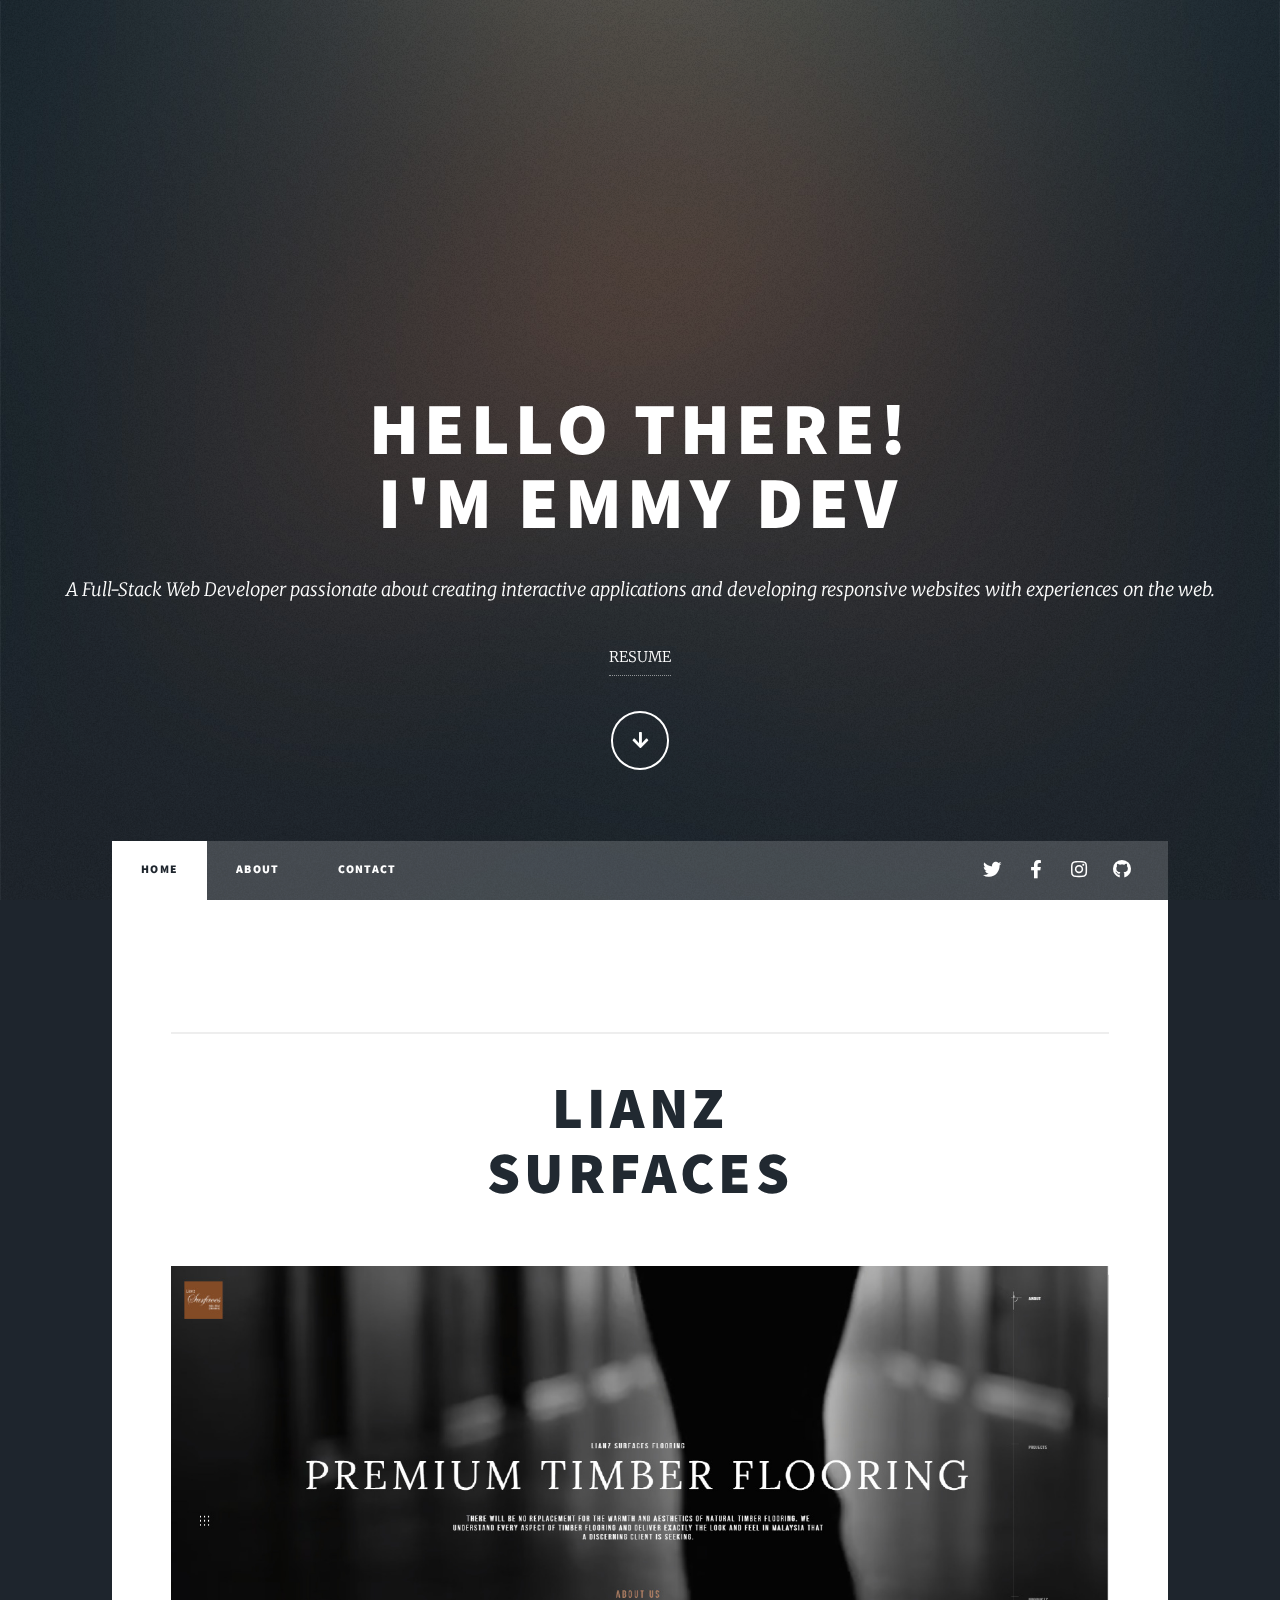
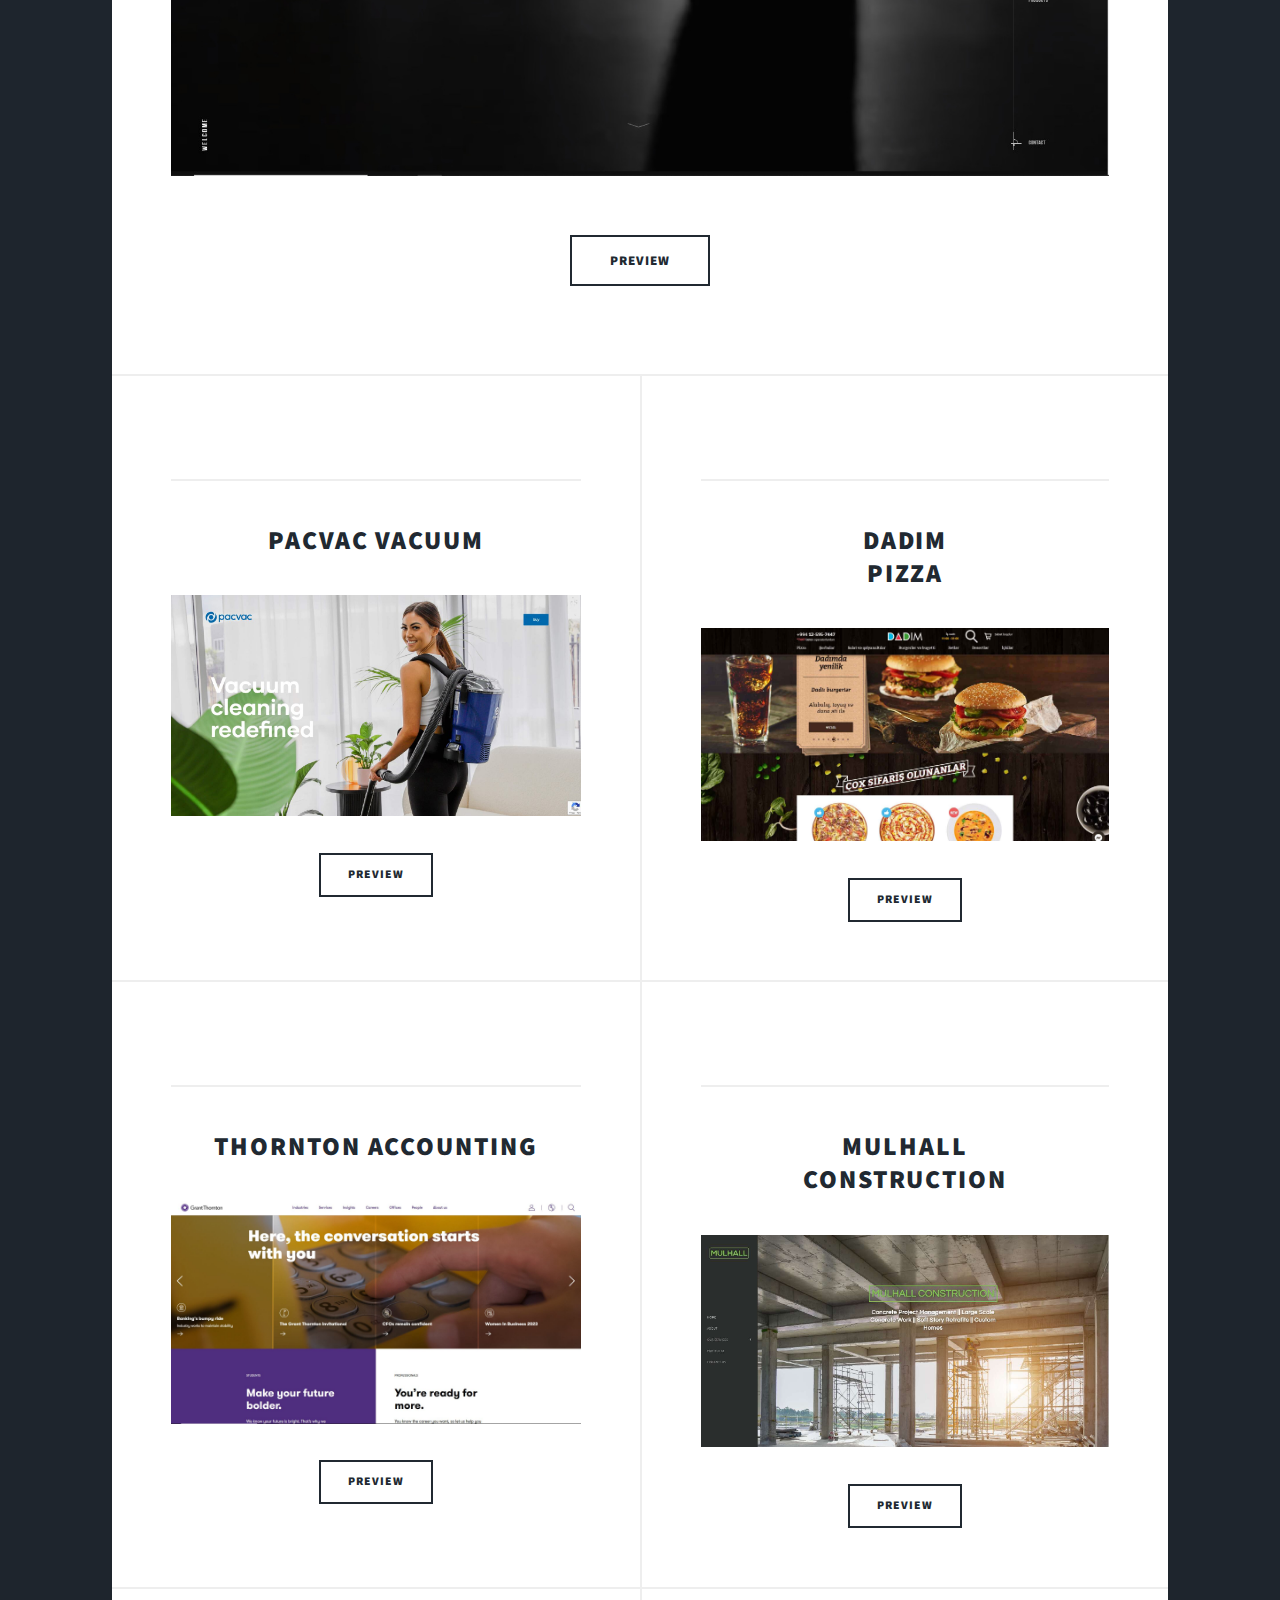
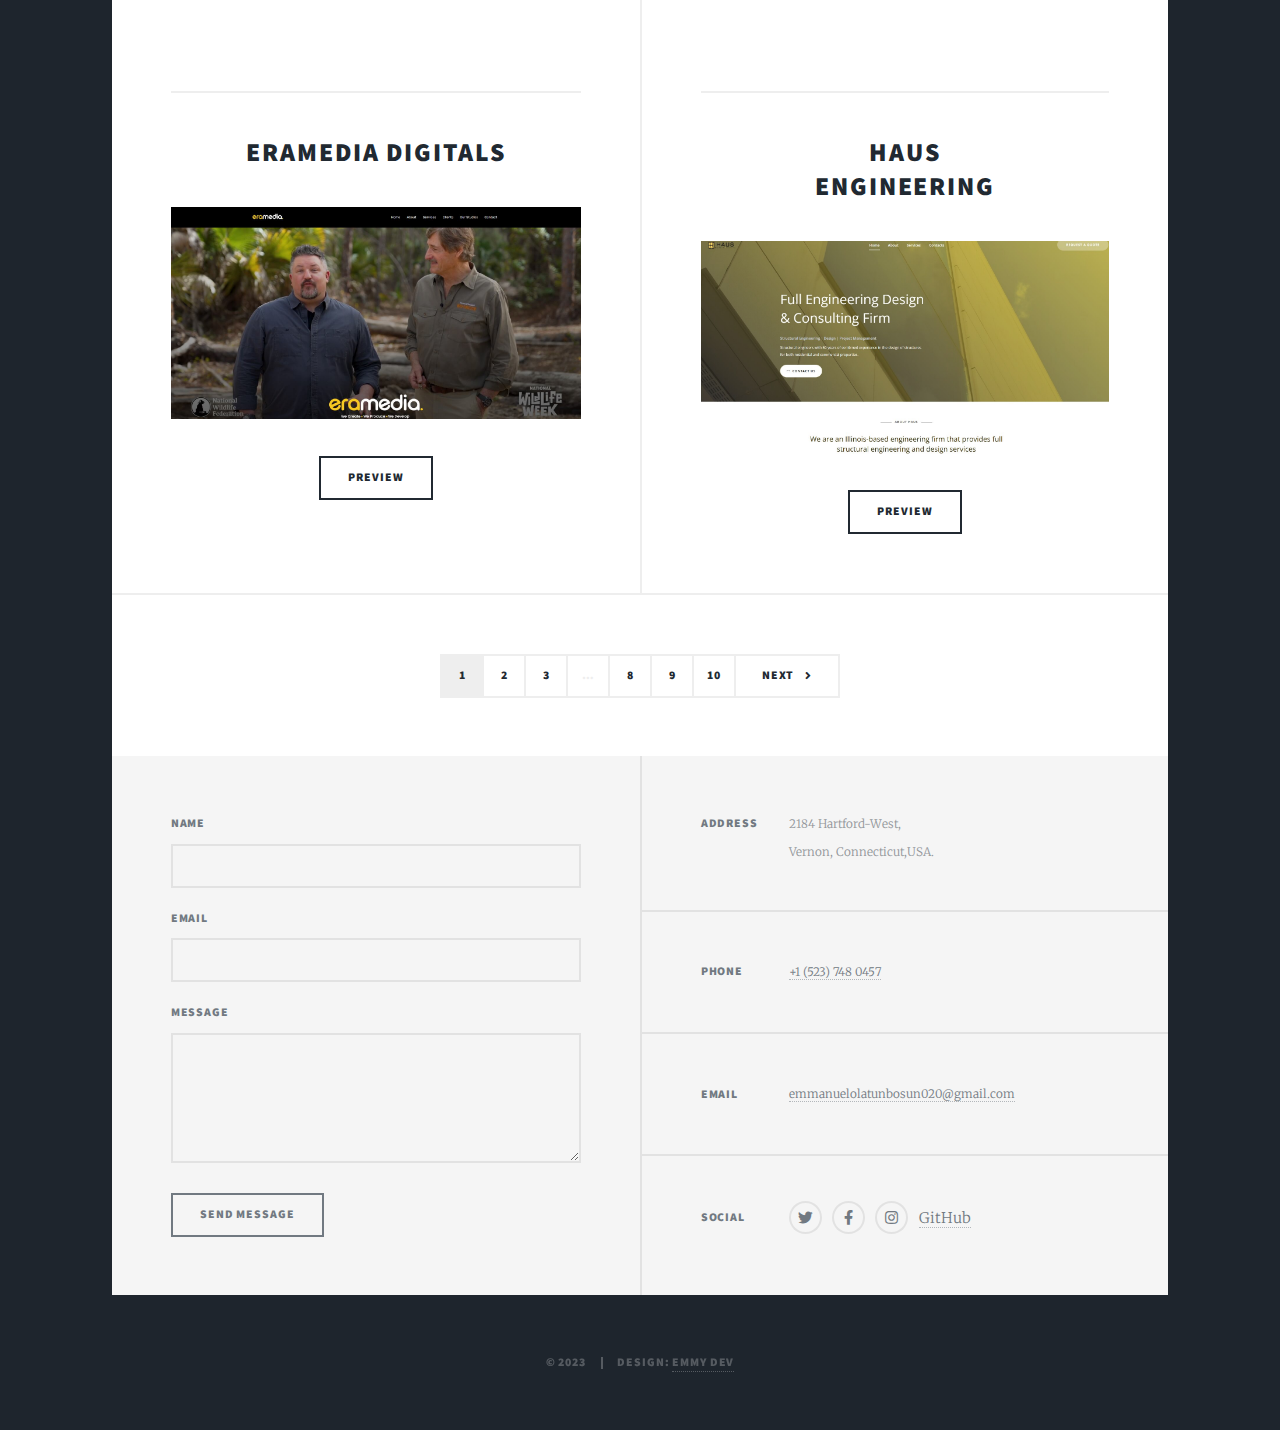
<file: index.html>
<!DOCTYPE HTML>

<html>
	<head>
		<title>EmmyDev</title>
		<meta charset="utf-8" />
		<meta name="viewport" content="width=device-width, initial-scale=1, user-scalable=no" />
		<link rel="stylesheet" href="assets/css/main.css" />
		<link rel="stylesheet" href="./assets/css/style.css">
		<noscript><link rel="stylesheet" href="assets/css/noscript.css" /></noscript>
	</head>
	<body class="is-preload">

		<!-- Wrapper -->
			<div id="wrapper" class="fade-in">

				<!-- Intro -->
					<div id="intro">
						<h1>HELLO THERE!<br />
						I'M EMMY DEV</h1>
						<p>A Full-Stack Web Developer passionate about creating interactive applications and developing responsive websites with experiences on the web.</p>
						 <a href="./C:\Users\USER\Desktop\PORT website\port_website\images\emmy resume.pdf" target="_blank" type="application/pdf" rel="alternate" media="print"  >RESUME</a><br />
						<ul class="actions">
							<li><a href="#header" class="button icon solid solo fa-arrow-down scrolly">Continue</a></li>
						</ul>
					</div>

				<!-- Header -->
					<header id="header">
						
						<a href="index.html" class="logo">RECENT PROJECTS</a>
					</header>

				<!-- Nav -->
					<nav id="nav">
						<ul class="links">
							<li class="active"><a href="index.html">HOME</a></li>
							<li><a href="about-us.html">ABOUT</a></li>
							<li><a href="contact.html">CONTACT</a></li>
						</ul>
						<ul class="icons">
							<li><a href="#" class="icon brands fa-twitter"><span class="label">Twitter</span></a></li>
							<li><a href="#" class="icon brands fa-facebook-f"><span class="label">Facebook</span></a></li>
							<li><a href="#" class="icon brands fa-instagram"><span class="label">Instagram</span></a></li>
							<li><a href="#" class="icon brands fa-github"><span class="label">GitHub</span></a></li>
						</ul>
					</nav>

				<!-- Main -->
					<div id="main">

						<!-- Featured Post -->
							<article class="post featured">
								<header class="major">
									<span class=""> <hr></span>
									<h2><a href="#">Lianz<br />
									Surfaces</a></h2>
						
								</header>
								<a href="#" class="image main"><img src="images\premium timber png.jpeg" alt="" /></a>
								<ul class="actions special">
									<li><a href="https://www.lianzsurfaces.com/#about" action="_blank" class="button large">Preview</a></li>
								</ul>
							</article>

						<!-- Posts -->
							<section class="posts">
								<article>
									<header>
										<span class="date"><hr></span>
										<h2><a href="#">Pacvac Vacuum<br />
										</a></h2>
									</header>
									<a href="#" class="image fit"><img src="images\pacvac png.jpeg" alt="" /></a>
						
									<ul class="actions special">
										<li><a href="https://velo.pacvac.com/" class="button">Preview</a></li>
									</ul>
								</article>
								<article>
									<header>
										<span class="date"><hr></span>
										<h2><a href="#">Dadim<br />
										Pizza</a></h2>
									</header>
									<a href="#" class="image fit"><img src="images\dadim png.jpeg" alt="" /></a>
									
									<ul class="actions special">
										<li><a href="https://pizza.az/az/" class="button">Preview</a></li>
									</ul>
								</article>
								<article>
									<header>
										<span class="date"><hr></span>
										<h2><a href="#">Thornton Accounting<br />
										</a></h2>
									</header>
									<a href="#" class="image fit"><img src="images\grant thorton.jpeg" alt="" /></a>
									
									<ul class="actions special">
										<li><a href="https://www.grantthornton.com/" class="button">Preview</a></li>
									</ul>
								</article>
								<article>
									<header>
										<span class="date"><hr></span>
										<h2><a href="#">Mulhall<br />
										Construction</a></h2>
									</header>
									<a href="#" class="image fit"><img src="images\mulhall png.jpeg" alt="" /></a>
									
									<ul class="actions special">
										<li><a href="http://www.mulhallconstruction.com/" class="button">Preview</a></li>
									</ul>
								</article>
								<article>
									<header>
										<span class="date"><hr></span>
										<h2><a href="#">Eramedia Digitals<br />
										</a></h2>
									</header>
									<a href="#" class="image fit"><img src="images\eramedia png.jpeg" alt="" /></a>
									
									<ul class="actions special">
										<li><a href="https://eramediapro.com/" class="button">Preview</a></li>
									</ul>
								</article>
								<article>
									<header>
										<span class="date"><hr></span>
										<h2><a href="#">Haus<br />
										Engineering</a></h2>
									</header>
									<a href="#" class="image fit"><img src="images\haus png.jpeg" alt="" /></a>
									
									<ul class="actions special">
										<li><a href="https://www.hauseng.com/" class="button">Preview</a></li>
									</ul>
								</article>
							</section>

						<!-- Footer -->
							<footer>
								<div class="pagination">
									<!--<a href="#" class="previous">Prev</a>-->
									<a href="#" class="page active">1</a>
									<a href="#" class="page">2</a>
									<a href="#" class="page">3</a>
									<span class="extra">&hellip;</span>
									<a href="#" class="page">8</a>
									<a href="#" class="page">9</a>
									<a href="#" class="page">10</a>
									<a href="#" class="next">Next</a>
								</div>
							</footer>

					</div>

				<!-- Footer -->
					<footer id="footer">
						<section>
							<form method="post" action="#">
								<div class="fields">
									<div class="field">
										<label for="name">Name</label>
										<input type="text" name="name" id="name" />
									</div>
									<div class="field">
										<label for="email">Email</label>
										<input type="text" name="email" id="email" />
									</div>
									<div class="field">
										<label for="message">Message</label>
										<textarea name="message" id="message" rows="3"></textarea>
									</div>
								</div>
								<ul class="actions">
									<li><input type="submit" value="Send Message" /></li>
								</ul>
							</form>
						</section>
						<section class="split contact">
							<section class="alt">
								<h3>Address</h3>
								<p>2184 Hartford-West,<br />
								Vernon, Connecticut,USA.</p>
							</section>
							<section>
								<h3>Phone</h3>
								<p><a href="#">+1 (523) 748 0457</a></p>
							</section>
							<section>
								<h3>Email</h3>
								<p><a href="gmail.com">emmanuelolatunbosun020@gmail.com</a></p>
							</section>
							<section>
								<h3>Social</h3>
								<ul class="icons alt">
									<li><a href="#" class="icon brands alt fa-twitter"><span class="label">Twitter</span></a></li>
									<li><a href="#" class="icon brands alt fa-facebook-f"><span class="label">Facebook</span></a></li>
									<li><a href="#" class="icon brands alt fa-instagram"><span class="label">Instagram</span></a></li>
									<li><a href="#" class="https://github.com/EmmyBod"><span class="label">GitHub</span></a></li>
								</ul>
							</section>
						</section>
					</footer>

				<!-- Copyright -->
					<div id="copyright">
						<ul><li>&copy; 2023</li><li>Design: <a href="https://www.upwork.com/freelancers/~01d3f7aec91f271496">EMMY DEV</a></li></ul>
					</div>

			</div>

		<!-- Scripts -->
			<script src="assets/js/jquery.min.js"></script>
			<script src="assets/js/jquery.scrollex.min.js"></script>
			<script src="assets/js/jquery.scrolly.min.js"></script>
			<script src="assets/js/browser.min.js"></script>
			<script src="assets/js/breakpoints.min.js"></script>
			<script src="assets/js/util.js"></script>
			<script src="assets/js/main.js"></script>

	</body>
</html>
</file>
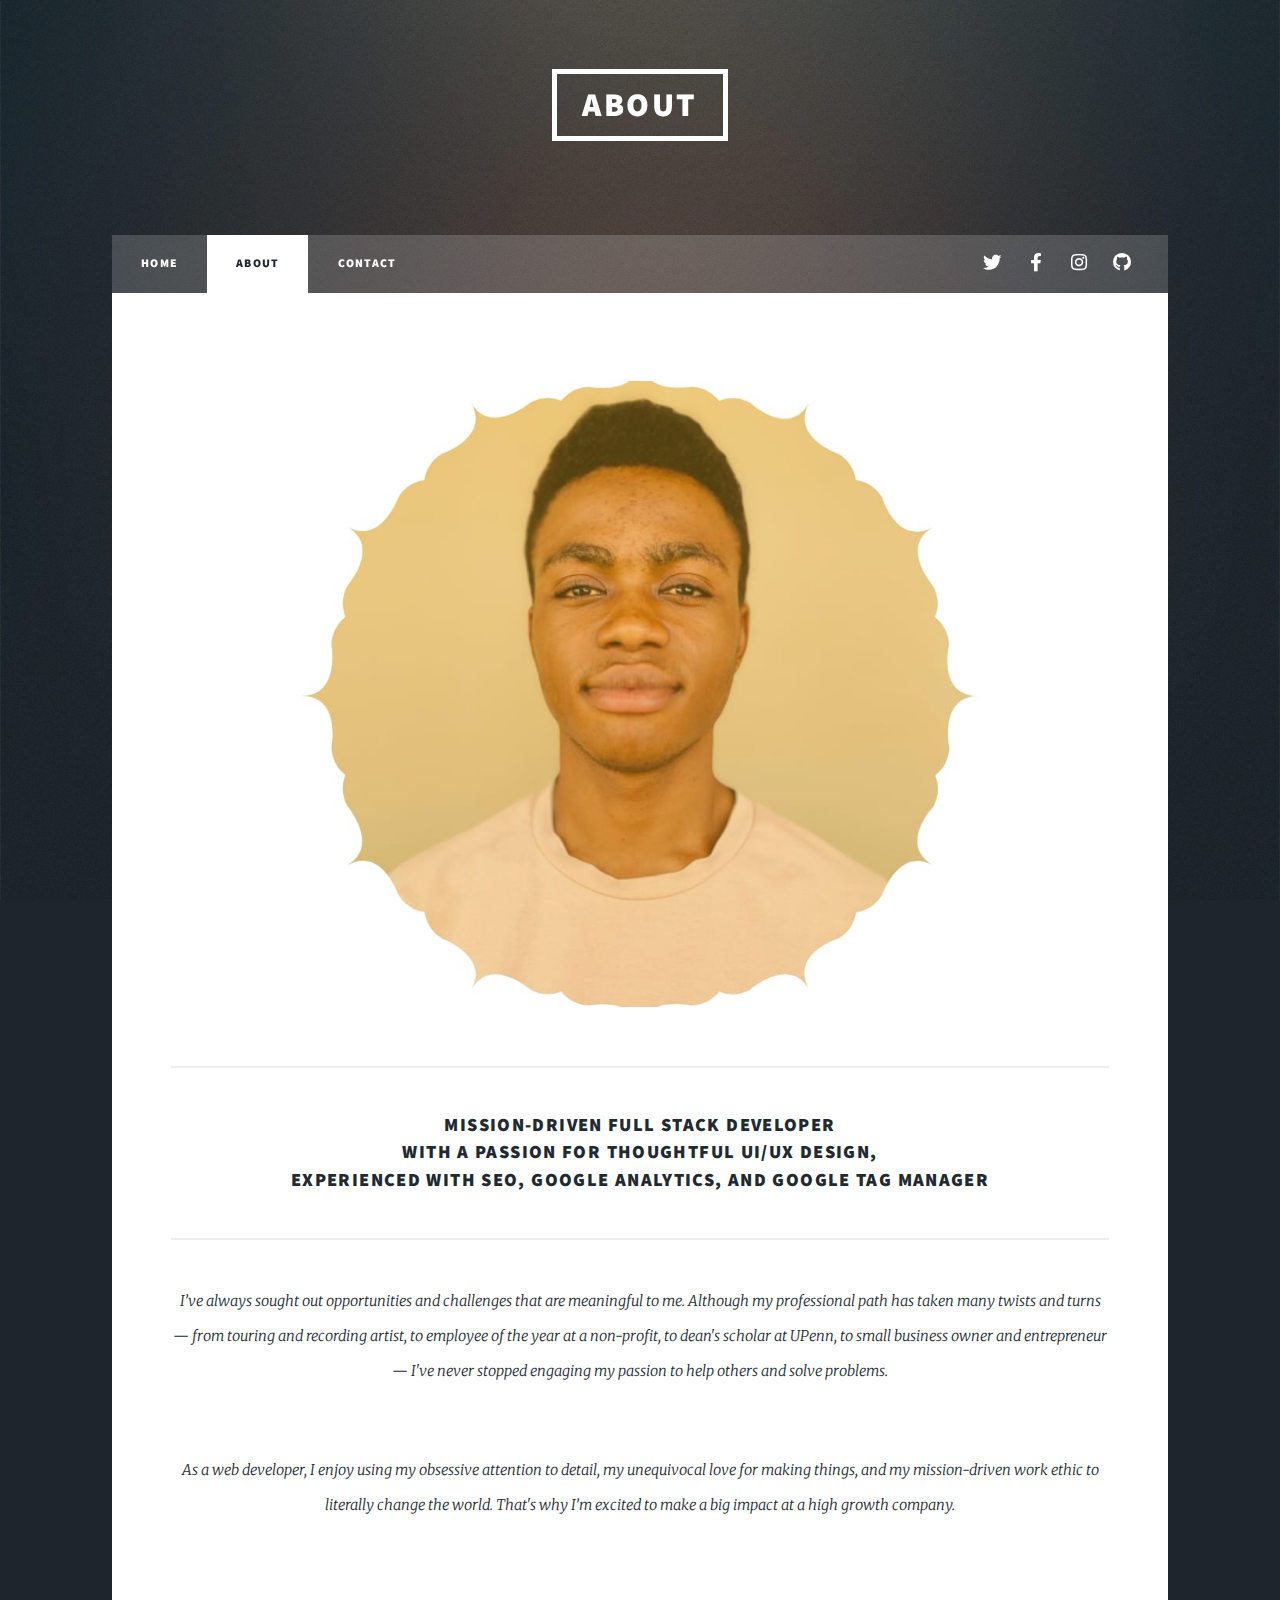
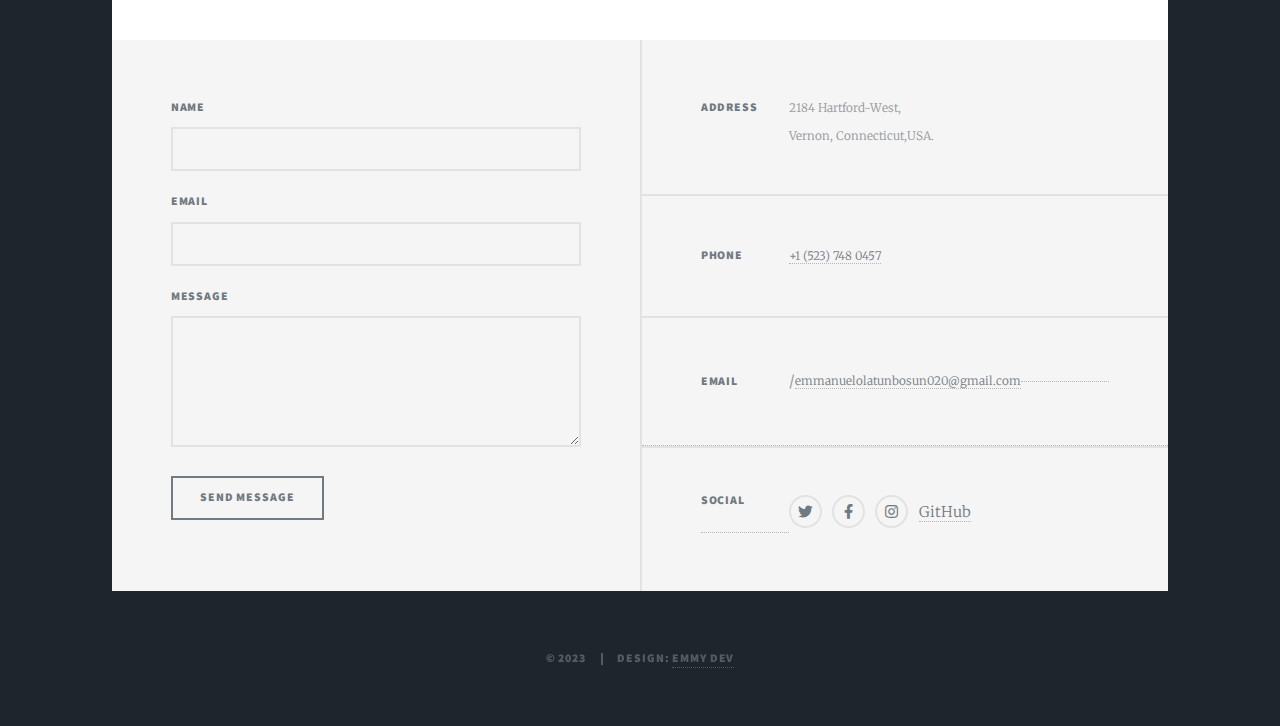
<file: about-us.html>
<!DOCTYPE HTML>

<html>
	<head>
		<title>EmmyDev</title>
		<meta charset="utf-8" />
		<meta name="viewport" content="width=device-width, initial-scale=1, user-scalable=no" />
		<link rel="stylesheet" href="assets/css/main.css" />
		<noscript><link rel="stylesheet" href="assets/css/noscript.css" /></noscript>
	</head>
	<body class="is-preload">

		<!-- Wrapper -->
			<div id="wrapper">

				<!-- Header -->
					<header id="header">
						<a href="index.html" class="logo">ABOUT</a>
						<br>
					</header>

				<!-- Nav -->
					<nav id="nav">
						<ul class="links">
							<li><a href="index.html">Home</a></li>
							<li class="active"><a href="about-us.html">ABOUT</a></li>
							<li><a href="contact.html">CONTACT</a></li>
						</ul>
						<ul class="icons">
							<li><a href="#" class="icon brands fa-twitter"><span class="label">Twitter</span></a></li>
							<li><a href="#" class="icon brands fa-facebook-f"><span class="label">Facebook</span></a></li>
							<li><a href="#" class="icon brands fa-instagram"><span class="label">Instagram</span></a></li>
							<li><a href="#" class="icon brands fa-github"><span class="label">GitHub</span></a></li>
						</ul>
					</nav>

				<!-- Main -->
					<div id="main">

						<!-- Post -->
							<section class="post">
						
								<div class="image main"><img src="images\profile pic1.jpeg" alt="" /></div>
								<hr>
								<header class="major">
								
									<h3>Mission-driven full stack developer<br />
										with a passion for thoughtful UI/UX design, <br>
										experienced with SEO, Google Analytics, and Google Tag Manager</h3>
										<hr>
									<p>I’ve always sought out opportunities and challenges that are meaningful to me. Although my professional path has taken many twists and turns — from touring and recording artist, to employee of the year at a non-profit, to dean's scholar at UPenn, to small business owner and entrepreneur — I've never stopped engaging my passion to help others and solve problems.</p><br>

										<p>As a web developer, I enjoy using my obsessive attention to detail, my unequivocal love for making things, and my mission-driven work ethic to literally change the world. That's why I’m excited to make a big impact at a high growth company.</p>
									
								</header>
							</section>

					</div>

				<!-- Footer -->
					<footer id="footer">
						<section>
							<form method="post" action="#">
								<div class="fields">
									<div class="field">
										<label for="name">Name</label>
										<input type="text" name="name" id="name" />
									</div>
									<div class="field">
										<label for="email">Email</label>
										<input type="text" name="email" id="email" />
									</div>
									<div class="field">
										<label for="message">Message</label>
										<textarea name="message" id="message" rows="3"></textarea>
									</div>
								</div>
								<ul class="actions">
									<li><input type="submit" value="Send Message" /></li>
								</ul>
							</form>
						</section>
						<section class="split contact">
							<section class="alt">
								<h3>Address</h3>
								<p>2184 Hartford-West,<br />
								Vernon, Connecticut,USA.</p>
							</section>
							<section>
								<h3>Phone</h3>
								<p><a href="#">+1 (523) 748 0457</a></p>
							</section>
							<section>
								<h3>Email</h3>/
								<p><a href="gmail.com">emmanuelolatunbosun020@gmail.com<a></p>
							</section>
							<section>
								<h3>Social</h3>
								<ul class="icons alt">
									<li><a href="#" class="icon brands alt fa-twitter"><span class="label">Twitter</span></a></li>
									<li><a href="#" class="icon brands alt fa-facebook-f"><span class="label">Facebook</span></a></li>
									<li><a href="#" class="icon brands alt fa-instagram"><span class="label">Instagram</span></a></li>
									<li><a href="#" class="https://github.com/EmmyBod"><span class="label">GitHub</span></a></li>
								</ul>
							</section>
						</section>
					</footer>

				<!-- Copyright -->
					<div id="copyright">
						<ul><li>&copy; 2023</li><li>Design: <a href="https://www.upwork.com/freelancers/~01d3f7aec91f271496">EMMY DEV</a></li></ul>
					</div>

			</div>

		<!-- Scripts -->
			<script src="assets/js/jquery.min.js"></script>
			<script src="assets/js/jquery.scrollex.min.js"></script>
			<script src="assets/js/jquery.scrolly.min.js"></script>
			<script src="assets/js/browser.min.js"></script>
			<script src="assets/js/breakpoints.min.js"></script>
			<script src="assets/js/util.js"></script>
			<script src="assets/js/main.js"></script>

	</body>
</html>
</file>
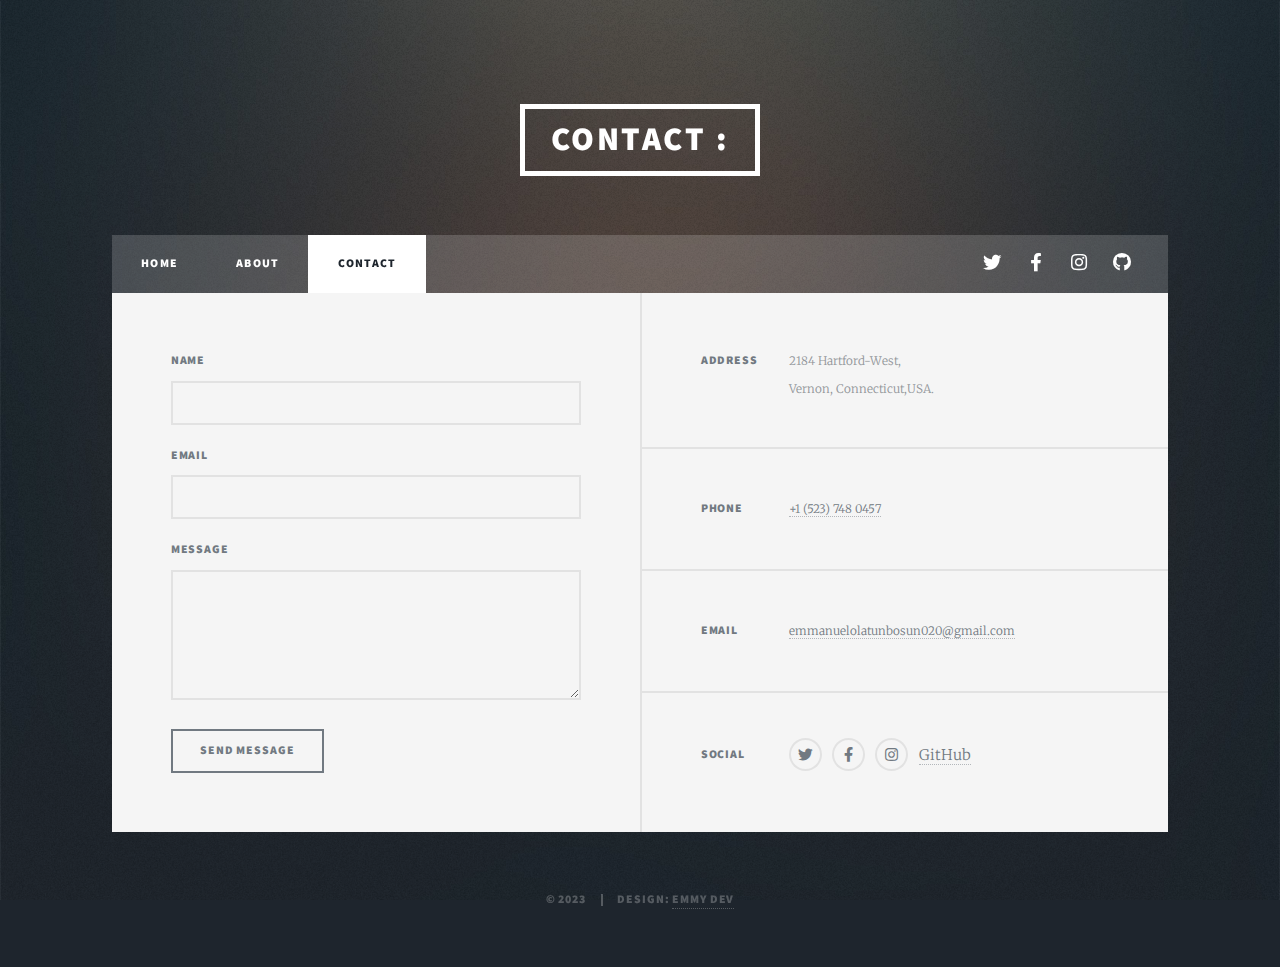
<file: contact.html>
<!DOCTYPE HTML>

	<head>
		<title>EmmyDev</title>
		<meta charset="utf-8" />
		<meta name="viewport" content="width=device-width, initial-scale=1, user-scalable=no" />
		<link rel="stylesheet" href="assets/css/main.css" />
		<noscript><link rel="stylesheet" href="assets/css/noscript.css" /></noscript>
	</head>
	<body class="is-preload">

		<!-- Wrapper -->
			<div id="wrapper">

				<!-- Header -->
					<header id="header">
						<a href="index.html" class="logo">CONTACT :</a>
					</header>

				<!-- Nav -->
					<nav id="nav">
						<ul class="links">
							<li><a href="index.html">HOME</a></li>
							<li><a href="about-us.html">ABOUT</a></li>
							<li class="active"><a href="contact.html">CONTACT</a></li>
						</ul>
						<ul class="icons">
							<li><a href="#" class="icon brands fa-twitter"><span class="label">Twitter</span></a></li>
							<li><a href="#" class="icon brands fa-facebook-f"><span class="label">Facebook</span></a></li>
							<li><a href="#" class="icon brands fa-instagram"><span class="label">Instagram</span></a></li>
							<li><a href="#" class="icon brands fa-github"><span class="label">GitHub</span></a></li>
						</ul>
					</nav>



				<!-- Footer -->
					<footer id="footer">
						<section>
							<form method="post" action="#">
								<div class="fields">
									<div class="field">
										<label for="name">Name</label>
										<input type="text" name="name" id="name" />
									</div>
									<div class="field">
										<label for="email">Email</label>
										<input type="text" name="email" id="email" />
									</div>
									<div class="field">
										<label for="message">Message</label>
										<textarea name="message" id="message" rows="3"></textarea>
									</div>
								</div>
								<ul class="actions">
									<li><input type="submit" value="Send Message" /></li>
								</ul>
							</form>
						</section>
						<section class="split contact">
							<section class="alt">
								<h3>Address</h3>
								<p>2184 Hartford-West,<br />
								Vernon, Connecticut,USA.</p>
							</section>
							<section>
								<h3>Phone</h3>
								<p><a href="#">+1 (523) 748 0457</a></p>
							</section>
							<section>
								<h3>Email</h3>
								<p><a href="www.gmail.com">emmanuelolatunbosun020@gmail.com</a></p>
							</section>
							<section>
								<h3>Social</h3>
								<ul class="icons alt">
									<li><a href="#" class="icon brands alt fa-twitter"><span class="label">Twitter</span></a></li>
									<li><a href="#" class="icon brands alt fa-facebook-f"><span class="label">Facebook</span></a></li>
									<li><a href="#" class="icon brands alt fa-instagram"><span class="label">Instagram</span></a></li>
									<li><a href="#" class="https://github.com/EmmyBod"><span class="label">GitHub</span></a></li>
								</ul>
							</section>
						</section>
					</footer>

				<!-- Copyright -->
				<div id="copyright">
					<ul><li>&copy; 2023</li><li>Design: <a href="https://www.upwork.com/freelancers/~01d3f7aec91f271496">EMMY DEV</a></li></ul>
				</div>
				
			</div>

		<!-- Scripts -->
			<script src="assets/js/jquery.min.js"></script>
			<script src="assets/js/jquery.scrollex.min.js"></script>
			<script src="assets/js/jquery.scrolly.min.js"></script>
			<script src="assets/js/browser.min.js"></script>
			<script src="assets/js/breakpoints.min.js"></script>
			<script src="assets/js/util.js"></script>
			<script src="assets/js/main.js"></script>

	</body>
</html>
</file>
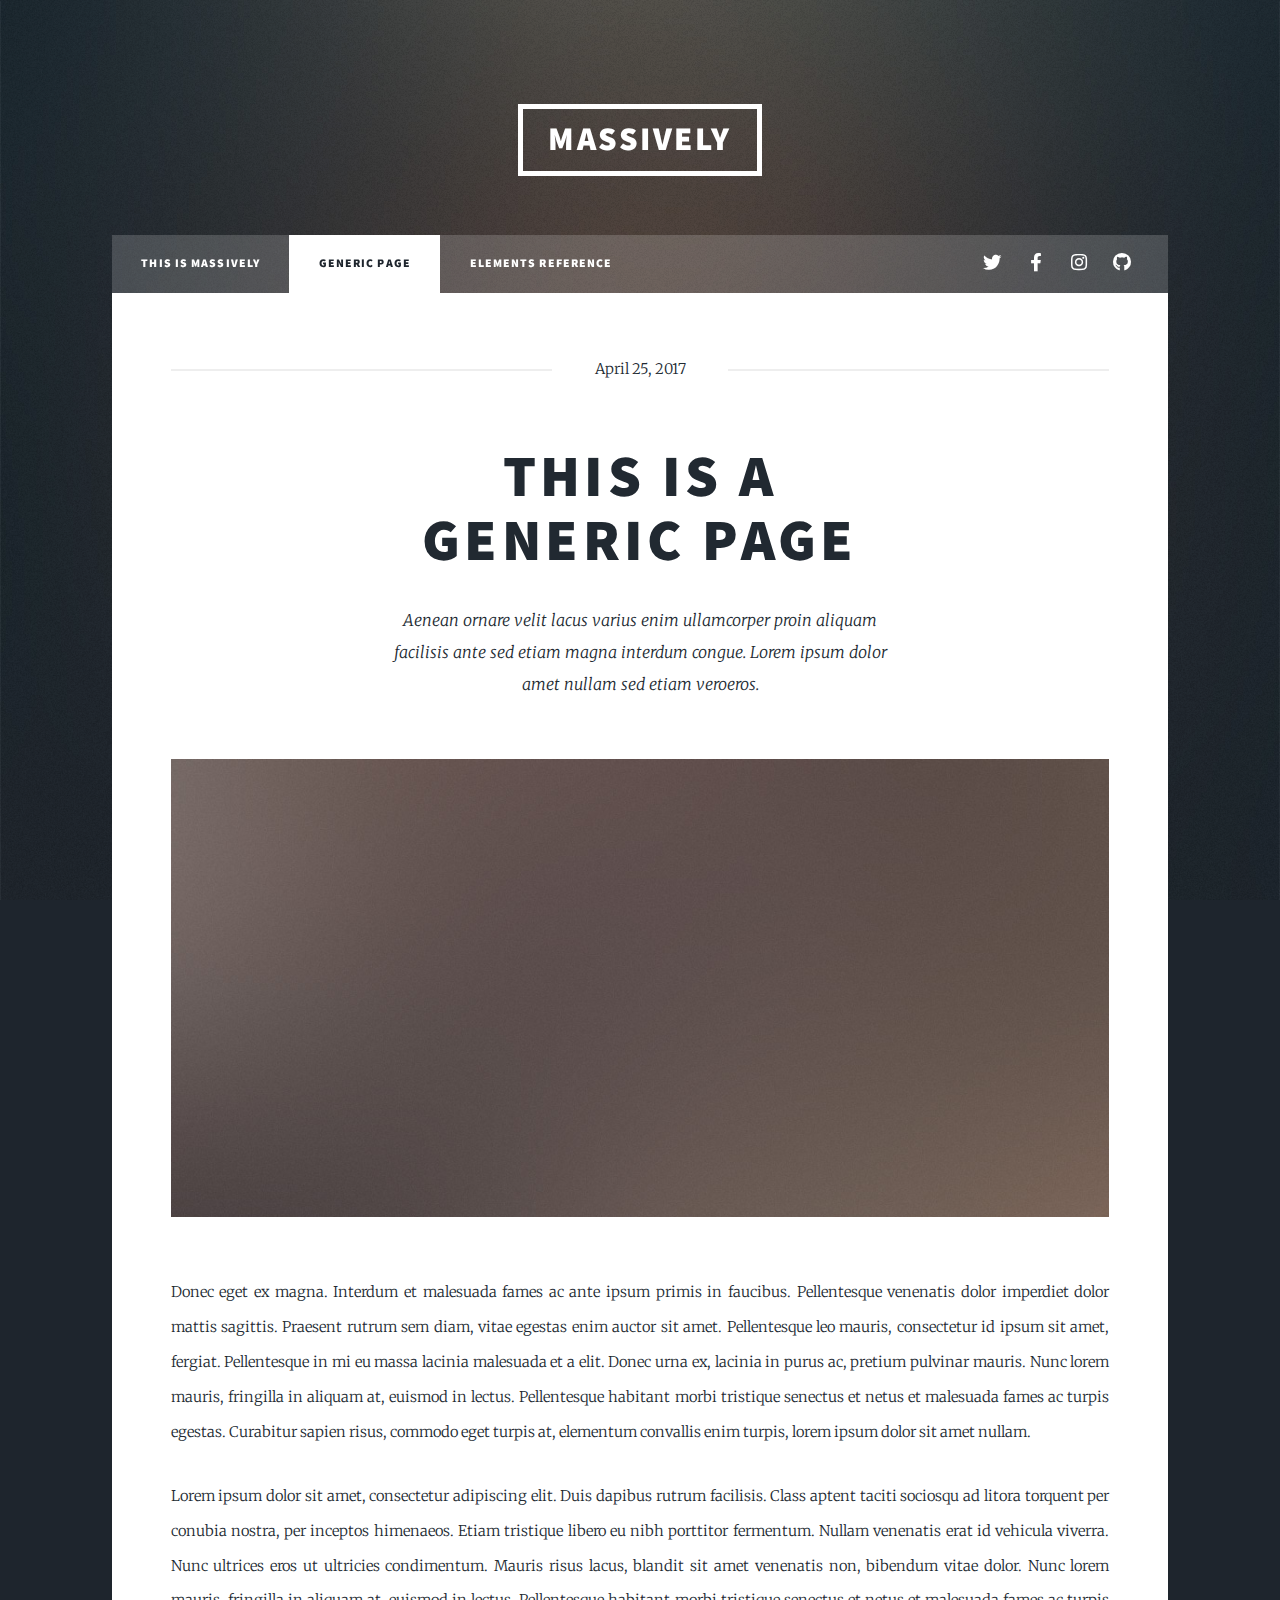
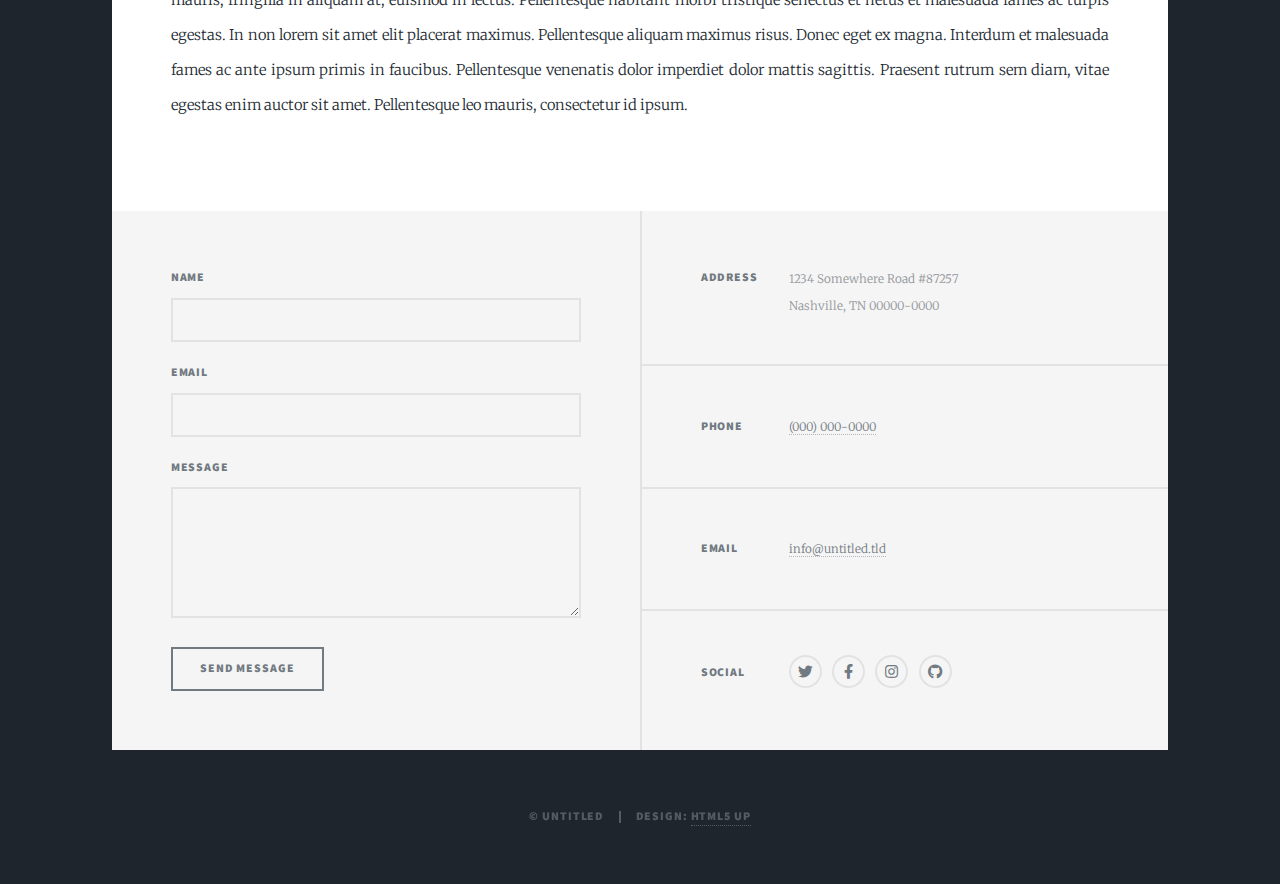
<file: generic.html>
<!DOCTYPE HTML>

<html>
	<head>
		<title>Generic Page - Massively by HTML5 UP</title>
		<meta charset="utf-8" />
		<meta name="viewport" content="width=device-width, initial-scale=1, user-scalable=no" />
		<link rel="stylesheet" href="assets/css/main.css" />
		<noscript><link rel="stylesheet" href="assets/css/noscript.css" /></noscript>
	</head>
	<body class="is-preload">

		<!-- Wrapper -->
			<div id="wrapper">

				<!-- Header -->
					<header id="header">
						<a href="index.html" class="logo">Massively</a>
					</header>

				<!-- Nav -->
					<nav id="nav">
						<ul class="links">
							<li><a href="index.html">This is Massively</a></li>
							<li class="active"><a href="generic.html">Generic Page</a></li>
							<li><a href="elements.html">Elements Reference</a></li>
						</ul>
						<ul class="icons">
							<li><a href="#" class="icon brands fa-twitter"><span class="label">Twitter</span></a></li>
							<li><a href="#" class="icon brands fa-facebook-f"><span class="label">Facebook</span></a></li>
							<li><a href="#" class="icon brands fa-instagram"><span class="label">Instagram</span></a></li>
							<li><a href="#" class="icon brands fa-github"><span class="label">GitHub</span></a></li>
						</ul>
					</nav>

				<!-- Main -->
					<div id="main">

						<!-- Post -->
							<section class="post">
								<header class="major">
									<span class="date">April 25, 2017</span>
									<h1>This is a<br />
									Generic Page</h1>
									<p>Aenean ornare velit lacus varius enim ullamcorper proin aliquam<br />
									facilisis ante sed etiam magna interdum congue. Lorem ipsum dolor<br />
									amet nullam sed etiam veroeros.</p>
								</header>
								<div class="image main"><img src="images/pic01.jpg" alt="" /></div>
								<p>Donec eget ex magna. Interdum et malesuada fames ac ante ipsum primis in faucibus. Pellentesque venenatis dolor imperdiet dolor mattis sagittis. Praesent rutrum sem diam, vitae egestas enim auctor sit amet. Pellentesque leo mauris, consectetur id ipsum sit amet, fergiat. Pellentesque in mi eu massa lacinia malesuada et a elit. Donec urna ex, lacinia in purus ac, pretium pulvinar mauris. Nunc lorem mauris, fringilla in aliquam at, euismod in lectus. Pellentesque habitant morbi tristique senectus et netus et malesuada fames ac turpis egestas. Curabitur sapien risus, commodo eget turpis at, elementum convallis enim turpis, lorem ipsum dolor sit amet nullam.</p>
								<p>Lorem ipsum dolor sit amet, consectetur adipiscing elit. Duis dapibus rutrum facilisis. Class aptent taciti sociosqu ad litora torquent per conubia nostra, per inceptos himenaeos. Etiam tristique libero eu nibh porttitor fermentum. Nullam venenatis erat id vehicula viverra. Nunc ultrices eros ut ultricies condimentum. Mauris risus lacus, blandit sit amet venenatis non, bibendum vitae dolor. Nunc lorem mauris, fringilla in aliquam at, euismod in lectus. Pellentesque habitant morbi tristique senectus et netus et malesuada fames ac turpis egestas. In non lorem sit amet elit placerat maximus. Pellentesque aliquam maximus risus. Donec eget ex magna. Interdum et malesuada fames ac ante ipsum primis in faucibus. Pellentesque venenatis dolor imperdiet dolor mattis sagittis. Praesent rutrum sem diam, vitae egestas enim auctor sit amet. Pellentesque leo mauris, consectetur id ipsum.</p>
							</section>

					</div>

				<!-- Footer -->
					<footer id="footer">
						<section>
							<form method="post" action="#">
								<div class="fields">
									<div class="field">
										<label for="name">Name</label>
										<input type="text" name="name" id="name" />
									</div>
									<div class="field">
										<label for="email">Email</label>
										<input type="text" name="email" id="email" />
									</div>
									<div class="field">
										<label for="message">Message</label>
										<textarea name="message" id="message" rows="3"></textarea>
									</div>
								</div>
								<ul class="actions">
									<li><input type="submit" value="Send Message" /></li>
								</ul>
							</form>
						</section>
						<section class="split contact">
							<section class="alt">
								<h3>Address</h3>
								<p>1234 Somewhere Road #87257<br />
								Nashville, TN 00000-0000</p>
							</section>
							<section>
								<h3>Phone</h3>
								<p><a href="#">(000) 000-0000</a></p>
							</section>
							<section>
								<h3>Email</h3>
								<p><a href="#">info@untitled.tld</a></p>
							</section>
							<section>
								<h3>Social</h3>
								<ul class="icons alt">
									<li><a href="#" class="icon brands alt fa-twitter"><span class="label">Twitter</span></a></li>
									<li><a href="#" class="icon brands alt fa-facebook-f"><span class="label">Facebook</span></a></li>
									<li><a href="#" class="icon brands alt fa-instagram"><span class="label">Instagram</span></a></li>
									<li><a href="#" class="icon brands alt fa-github"><span class="label">GitHub</span></a></li>
								</ul>
							</section>
						</section>
					</footer>

				<!-- Copyright -->
					<div id="copyright">
						<ul><li>&copy; Untitled</li><li>Design: <a href="https://html5up.net">HTML5 UP</a></li></ul>
					</div>

			</div>

		<!-- Scripts -->
			<script src="assets/js/jquery.min.js"></script>
			<script src="assets/js/jquery.scrollex.min.js"></script>
			<script src="assets/js/jquery.scrolly.min.js"></script>
			<script src="assets/js/browser.min.js"></script>
			<script src="assets/js/breakpoints.min.js"></script>
			<script src="assets/js/util.js"></script>
			<script src="assets/js/main.js"></script>

	</body>
</html>
</file>
<file: assets/css/style.css>
-webkit-text-size-adjust: 100%;
color: #333;
box-sizing: border-box;
margin: 0;
border: 0;
font: inherit;
vertical-align: baseline;
display: block;
padding: 80px 0;
</file>
<file: assets/css/main.css>
@import url(fontawesome-all.min.css);
@import url("https://fonts.googleapis.com/css?family=Merriweather:300,700,300italic,700italic|Source+Sans+Pro:900");

/*
	Massively by HTML5 UP
	html5up.net | @ajlkn
	Free for personal and commercial use under the CCA 3.0 license (html5up.net/license)
*/

html, body, div, span, applet, object,
iframe, h1, h2, h3, h4, h5, h6, p, blockquote,
pre, a, abbr, acronym, address, big, cite,
code, del, dfn, em, img, ins, kbd, q, s, samp,
small, strike, strong, sub, sup, tt, var, b,
u, i, center, dl, dt, dd, ol, ul, li, fieldset,
form, label, legend, table, caption, tbody,
tfoot, thead, tr, th, td, article, aside,
canvas, details, embed, figure, figcaption,
footer, header, hgroup, menu, nav, output, ruby,
section, summary, time, mark, audio, video {
	margin: 0;
	padding: 0;
	border: 0;
	font-size: 100%;
	font: inherit;
	vertical-align: baseline;}

article, aside, details, figcaption, figure,
footer, header, hgroup, menu, nav, section {
	display: block;}

body {
	line-height: 1;
}

ol, ul {
	list-style: none;
}

blockquote, q {
	quotes: none;
}

	blockquote:before, blockquote:after, q:before, q:after {
		content: '';
		content: none;
	}

table {
	border-collapse: collapse;
	border-spacing: 0;
}

body {
	-webkit-text-size-adjust: none;
}

mark {
	background-color: transparent;
	color: inherit;
}

input::-moz-focus-inner {
	border: 0;
	padding: 0;
}

input, select, textarea {
	-moz-appearance: none;
	-webkit-appearance: none;
	-ms-appearance: none;
	appearance: none;
}

/* Basic */

	@-ms-viewport {
		width: device-width;
	}

	body {
		-ms-overflow-style: scrollbar;
	}

	@media screen and (max-width: 480px) {

		html, body {
			min-width: 320px;
		}

	}

	html {
		box-sizing: border-box;
	}

	*, *:before, *:after {
		box-sizing: inherit;
	}

	body {
		background-color: #1e252d;
	}

		body.is-preload *, body.is-preload *:before, body.is-preload *:after {
			-moz-animation: none !important;
			-webkit-animation: none !important;
			-ms-animation: none !important;
			animation: none !important;
			-moz-transition: none !important;
			-webkit-transition: none !important;
			-ms-transition: none !important;
			transition: none !important;
		}

/* Type */

	html {
		font-size: 16pt;
	}

		@media screen and (max-width: 1680px) {

			html {
				font-size: 12pt;
			}

		}

		@media screen and (max-width: 1280px) {

			html {
				font-size: 11pt;
			}

		}

		@media screen and (max-width: 360px) {

			html {
				font-size: 10pt;
			}

		}

	body {
		color: #212931;
	}

	body, input, select, textarea {
		font-family: "Merriweather", Georgia, serif;
		font-weight: 300;
		font-size: 1rem;
		line-height: 2.375;
	}

	a {
		-moz-transition: color 0.2s ease-in-out, background-color 0.2s ease-in-out, border-color 0.2s ease-in-out, box-shadow 0.2s ease-in-out;
		-webkit-transition: color 0.2s ease-in-out, background-color 0.2s ease-in-out, border-color 0.2s ease-in-out, box-shadow 0.2s ease-in-out;
		-ms-transition: color 0.2s ease-in-out, background-color 0.2s ease-in-out, border-color 0.2s ease-in-out, box-shadow 0.2s ease-in-out;
		transition: color 0.2s ease-in-out, background-color 0.2s ease-in-out, border-color 0.2s ease-in-out, box-shadow 0.2s ease-in-out;
		border-bottom: dotted 1px;
		text-decoration: none;
	}

		a:hover {
			border-bottom-color: transparent;
		}

	strong, b {
		font-weight: 600;
	}

	em, i {
		font-style: italic;
	}

	p {
		text-align: justify;
		margin: 0 0 2rem 0;
	}

	h1, h2, h3, h4, h5, h6 {
		font-family: "Source Sans Pro", Helvetica, sans-serif;
		font-weight: 900;
		line-height: 1.5;
		letter-spacing: 0.075em;
		text-transform: uppercase;
		margin: 0 0 1rem 0;
	}

		h1 a, h2 a, h3 a, h4 a, h5 a, h6 a {
			border-bottom: 0;
			color: inherit;
			text-decoration: none;
		}

	h1 {
		font-size: 4rem;
		line-height: 1.1;
		margin: 0 0 2rem 0;
	}

	h2 {
		font-size: 1.75rem;
		line-height: 1.3;
		margin: 0 0 1.5rem 0;
	}

	h3 {
		font-size: 1.25rem;
		margin: 0 0 1.5rem 0;
	}

	h4 {
		font-size: 1rem;
	}

	h5 {
		font-size: 0.9rem;
	}

	h6 {
		font-size: 0.8rem;
	}

	sub {
		font-size: 0.8rem;
		position: relative;
		top: 0.5rem;
	}

	sup {
		font-size: 0.8rem;
		position: relative;
		top: -0.5rem;
	}

	blockquote {
		border-left: solid 4px;
		font-style: italic;
		margin: 0 0 2rem 0;
		padding: 0.5rem 0 0.5rem 2rem;
	}

	code {
		border: solid 2px;
		font-family: "Courier New", monospace;
		font-size: 0.9rem;
		margin: 0 0.25rem;
		padding: 0.25rem 0.65rem;
	}

	pre {
		-webkit-overflow-scrolling: touch;
		font-family: "Courier New", monospace;
		font-size: 0.9rem;
		margin: 0 0 2rem 0;
	}

		pre code {
			display: block;
			line-height: 1.75;
			padding: 1rem 1.5rem;
			overflow-x: auto;
		}

	hr {
		border: 0;
		border-bottom: solid 2px;
		margin: 3rem 0;
	}

		hr.major {
			margin: 5rem 0;
		}

	.align-left {
		text-align: left;
	}

	.align-center {
		text-align: center;
	}

	.align-right {
		text-align: right;
	}

	input, select, textarea {
		color: #212931;
	}

	a {
		color: #212931;
		border-bottom-color: rgba(33, 41, 49, 0.5);
	}

		a:hover {
			border-bottom-color: transparent;
			color: #18bfef !important;
		}

	strong, b {
		color: #212931;
	}

	h1, h2, h3, h4, h5, h6 {
		color: #212931;
	}

	blockquote {
		border-left-color: #eeeeee;
	}

	code {
		background: rgba(220, 220, 220, 0.25);
		border-color: #eeeeee;
	}

	hr {
		border-bottom-color: #eeeeee;
	}

/* Row */

	.row {
		display: flex;
		flex-wrap: wrap;
		box-sizing: border-box;
		align-items: stretch;
	}

		.row > * {
			box-sizing: border-box;
		}

		.row.gtr-uniform > * > :last-child {
			margin-bottom: 0;
		}

		.row.aln-left {
			justify-content: flex-start;
		}

		.row.aln-center {
			justify-content: center;
		}

		.row.aln-right {
			justify-content: flex-end;
		}

		.row.aln-top {
			align-items: flex-start;
		}

		.row.aln-middle {
			align-items: center;
		}

		.row.aln-bottom {
			align-items: flex-end;
		}

		.row > .imp {
			order: -1;
		}

		.row > .col-1 {
			width: 8.33333%;
		}

		.row > .off-1 {
			margin-left: 8.33333%;
		}

		.row > .col-2 {
			width: 16.66667%;
		}

		.row > .off-2 {
			margin-left: 16.66667%;
		}

		.row > .col-3 {
			width: 25%;
		}

		.row > .off-3 {
			margin-left: 25%;
		}

		.row > .col-4 {
			width: 33.33333%;
		}

		.row > .off-4 {
			margin-left: 33.33333%;
		}

		.row > .col-5 {
			width: 41.66667%;
		}

		.row > .off-5 {
			margin-left: 41.66667%;
		}

		.row > .col-6 {
			width: 50%;
		}

		.row > .off-6 {
			margin-left: 50%;
		}

		.row > .col-7 {
			width: 58.33333%;
		}

		.row > .off-7 {
			margin-left: 58.33333%;
		}

		.row > .col-8 {
			width: 66.66667%;
		}

		.row > .off-8 {
			margin-left: 66.66667%;
		}

		.row > .col-9 {
			width: 75%;
		}

		.row > .off-9 {
			margin-left: 75%;
		}

		.row > .col-10 {
			width: 83.33333%;
		}

		.row > .off-10 {
			margin-left: 83.33333%;
		}

		.row > .col-11 {
			width: 91.66667%;
		}

		.row > .off-11 {
			margin-left: 91.66667%;
		}

		.row > .col-12 {
			width: 100%;
		}

		.row > .off-12 {
			margin-left: 100%;
		}

		.row.gtr-0 {
			margin-top: 0;
			margin-left: 0rem;
		}

			.row.gtr-0 > * {
				padding: 0 0 0 0rem;
			}

			.row.gtr-0.gtr-uniform {
				margin-top: 0rem;
			}

				.row.gtr-0.gtr-uniform > * {
					padding-top: 0rem;
				}

		.row.gtr-25 {
			margin-top: 0;
			margin-left: -0.375rem;
		}

			.row.gtr-25 > * {
				padding: 0 0 0 0.375rem;
			}

			.row.gtr-25.gtr-uniform {
				margin-top: -0.375rem;
			}

				.row.gtr-25.gtr-uniform > * {
					padding-top: 0.375rem;
				}

		.row.gtr-50 {
			margin-top: 0;
			margin-left: -0.75rem;
		}

			.row.gtr-50 > * {
				padding: 0 0 0 0.75rem;
			}

			.row.gtr-50.gtr-uniform {
				margin-top: -0.75rem;
			}

				.row.gtr-50.gtr-uniform > * {
					padding-top: 0.75rem;
				}

		.row {
			margin-top: 0;
			margin-left: -1.5rem;
		}

			.row > * {
				padding: 0 0 0 1.5rem;
			}

			.row.gtr-uniform {
				margin-top: -1.5rem;
			}

				.row.gtr-uniform > * {
					padding-top: 1.5rem;
				}

		.row.gtr-150 {
			margin-top: 0;
			margin-left: -2.25rem;
		}

			.row.gtr-150 > * {
				padding: 0 0 0 2.25rem;
			}

			.row.gtr-150.gtr-uniform {
				margin-top: -2.25rem;
			}

				.row.gtr-150.gtr-uniform > * {
					padding-top: 2.25rem;
				}

		.row.gtr-200 {
			margin-top: 0;
			margin-left: -3rem;
		}

			.row.gtr-200 > * {
				padding: 0 0 0 3rem;
			}

			.row.gtr-200.gtr-uniform {
				margin-top: -3rem;
			}

				.row.gtr-200.gtr-uniform > * {
					padding-top: 3rem;
				}

		@media screen and (max-width: 1680px) {

			.row {
				display: flex;
				flex-wrap: wrap;
				box-sizing: border-box;
				align-items: stretch;
			}

				.row > * {
					box-sizing: border-box;
				}

				.row.gtr-uniform > * > :last-child {
					margin-bottom: 0;
				}

				.row.aln-left {
					justify-content: flex-start;
				}

				.row.aln-center {
					justify-content: center;
				}

				.row.aln-right {
					justify-content: flex-end;
				}

				.row.aln-top {
					align-items: flex-start;
				}

				.row.aln-middle {
					align-items: center;
				}

				.row.aln-bottom {
					align-items: flex-end;
				}

				.row > .imp-xlarge {
					order: -1;
				}

				.row > .col-1-xlarge {
					width: 8.33333%;
				}

				.row > .off-1-xlarge {
					margin-left: 8.33333%;
				}

				.row > .col-2-xlarge {
					width: 16.66667%;
				}

				.row > .off-2-xlarge {
					margin-left: 16.66667%;
				}

				.row > .col-3-xlarge {
					width: 25%;
				}

				.row > .off-3-xlarge {
					margin-left: 25%;
				}

				.row > .col-4-xlarge {
					width: 33.33333%;
				}

				.row > .off-4-xlarge {
					margin-left: 33.33333%;
				}

				.row > .col-5-xlarge {
					width: 41.66667%;
				}

				.row > .off-5-xlarge {
					margin-left: 41.66667%;
				}

				.row > .col-6-xlarge {
					width: 50%;
				}

				.row > .off-6-xlarge {
					margin-left: 50%;
				}

				.row > .col-7-xlarge {
					width: 58.33333%;
				}

				.row > .off-7-xlarge {
					margin-left: 58.33333%;
				}

				.row > .col-8-xlarge {
					width: 66.66667%;
				}

				.row > .off-8-xlarge {
					margin-left: 66.66667%;
				}

				.row > .col-9-xlarge {
					width: 75%;
				}

				.row > .off-9-xlarge {
					margin-left: 75%;
				}

				.row > .col-10-xlarge {
					width: 83.33333%;
				}

				.row > .off-10-xlarge {
					margin-left: 83.33333%;
				}

				.row > .col-11-xlarge {
					width: 91.66667%;
				}

				.row > .off-11-xlarge {
					margin-left: 91.66667%;
				}

				.row > .col-12-xlarge {
					width: 100%;
				}

				.row > .off-12-xlarge {
					margin-left: 100%;
				}

				.row.gtr-0 {
					margin-top: 0;
					margin-left: 0rem;
				}

					.row.gtr-0 > * {
						padding: 0 0 0 0rem;
					}

					.row.gtr-0.gtr-uniform {
						margin-top: 0rem;
					}

						.row.gtr-0.gtr-uniform > * {
							padding-top: 0rem;
						}

				.row.gtr-25 {
					margin-top: 0;
					margin-left: -0.375rem;
				}

					.row.gtr-25 > * {
						padding: 0 0 0 0.375rem;
					}

					.row.gtr-25.gtr-uniform {
						margin-top: -0.375rem;
					}

						.row.gtr-25.gtr-uniform > * {
							padding-top: 0.375rem;
						}

				.row.gtr-50 {
					margin-top: 0;
					margin-left: -0.75rem;
				}

					.row.gtr-50 > * {
						padding: 0 0 0 0.75rem;
					}

					.row.gtr-50.gtr-uniform {
						margin-top: -0.75rem;
					}

						.row.gtr-50.gtr-uniform > * {
							padding-top: 0.75rem;
						}

				.row {
					margin-top: 0;
					margin-left: -1.5rem;
				}

					.row > * {
						padding: 0 0 0 1.5rem;
					}

					.row.gtr-uniform {
						margin-top: -1.5rem;
					}

						.row.gtr-uniform > * {
							padding-top: 1.5rem;
						}

				.row.gtr-150 {
					margin-top: 0;
					margin-left: -2.25rem;
				}

					.row.gtr-150 > * {
						padding: 0 0 0 2.25rem;
					}

					.row.gtr-150.gtr-uniform {
						margin-top: -2.25rem;
					}

						.row.gtr-150.gtr-uniform > * {
							padding-top: 2.25rem;
						}

				.row.gtr-200 {
					margin-top: 0;
					margin-left: -3rem;
				}

					.row.gtr-200 > * {
						padding: 0 0 0 3rem;
					}

					.row.gtr-200.gtr-uniform {
						margin-top: -3rem;
					}

						.row.gtr-200.gtr-uniform > * {
							padding-top: 3rem;
						}

		}

		@media screen and (max-width: 1280px) {

			.row {
				display: flex;
				flex-wrap: wrap;
				box-sizing: border-box;
				align-items: stretch;
			}

				.row > * {
					box-sizing: border-box;
				}

				.row.gtr-uniform > * > :last-child {
					margin-bottom: 0;
				}

				.row.aln-left {
					justify-content: flex-start;
				}

				.row.aln-center {
					justify-content: center;
				}

				.row.aln-right {
					justify-content: flex-end;
				}

				.row.aln-top {
					align-items: flex-start;
				}

				.row.aln-middle {
					align-items: center;
				}

				.row.aln-bottom {
					align-items: flex-end;
				}

				.row > .imp-large {
					order: -1;
				}

				.row > .col-1-large {
					width: 8.33333%;
				}

				.row > .off-1-large {
					margin-left: 8.33333%;
				}

				.row > .col-2-large {
					width: 16.66667%;
				}

				.row > .off-2-large {
					margin-left: 16.66667%;
				}

				.row > .col-3-large {
					width: 25%;
				}

				.row > .off-3-large {
					margin-left: 25%;
				}

				.row > .col-4-large {
					width: 33.33333%;
				}

				.row > .off-4-large {
					margin-left: 33.33333%;
				}

				.row > .col-5-large {
					width: 41.66667%;
				}

				.row > .off-5-large {
					margin-left: 41.66667%;
				}

				.row > .col-6-large {
					width: 50%;
				}

				.row > .off-6-large {
					margin-left: 50%;
				}

				.row > .col-7-large {
					width: 58.33333%;
				}

				.row > .off-7-large {
					margin-left: 58.33333%;
				}

				.row > .col-8-large {
					width: 66.66667%;
				}

				.row > .off-8-large {
					margin-left: 66.66667%;
				}

				.row > .col-9-large {
					width: 75%;
				}

				.row > .off-9-large {
					margin-left: 75%;
				}

				.row > .col-10-large {
					width: 83.33333%;
				}

				.row > .off-10-large {
					margin-left: 83.33333%;
				}

				.row > .col-11-large {
					width: 91.66667%;
				}

				.row > .off-11-large {
					margin-left: 91.66667%;
				}

				.row > .col-12-large {
					width: 100%;
				}

				.row > .off-12-large {
					margin-left: 100%;
				}

				.row.gtr-0 {
					margin-top: 0;
					margin-left: 0rem;
				}

					.row.gtr-0 > * {
						padding: 0 0 0 0rem;
					}

					.row.gtr-0.gtr-uniform {
						margin-top: 0rem;
					}

						.row.gtr-0.gtr-uniform > * {
							padding-top: 0rem;
						}

				.row.gtr-25 {
					margin-top: 0;
					margin-left: -0.375rem;
				}

					.row.gtr-25 > * {
						padding: 0 0 0 0.375rem;
					}

					.row.gtr-25.gtr-uniform {
						margin-top: -0.375rem;
					}

						.row.gtr-25.gtr-uniform > * {
							padding-top: 0.375rem;
						}

				.row.gtr-50 {
					margin-top: 0;
					margin-left: -0.75rem;
				}

					.row.gtr-50 > * {
						padding: 0 0 0 0.75rem;
					}

					.row.gtr-50.gtr-uniform {
						margin-top: -0.75rem;
					}

						.row.gtr-50.gtr-uniform > * {
							padding-top: 0.75rem;
						}

				.row {
					margin-top: 0;
					margin-left: -1.5rem;
				}

					.row > * {
						padding: 0 0 0 1.5rem;
					}

					.row.gtr-uniform {
						margin-top: -1.5rem;
					}

						.row.gtr-uniform > * {
							padding-top: 1.5rem;
						}

				.row.gtr-150 {
					margin-top: 0;
					margin-left: -2.25rem;
				}

					.row.gtr-150 > * {
						padding: 0 0 0 2.25rem;
					}

					.row.gtr-150.gtr-uniform {
						margin-top: -2.25rem;
					}

						.row.gtr-150.gtr-uniform > * {
							padding-top: 2.25rem;
						}

				.row.gtr-200 {
					margin-top: 0;
					margin-left: -3rem;
				}

					.row.gtr-200 > * {
						padding: 0 0 0 3rem;
					}

					.row.gtr-200.gtr-uniform {
						margin-top: -3rem;
					}

						.row.gtr-200.gtr-uniform > * {
							padding-top: 3rem;
						}

		}

		@media screen and (max-width: 980px) {

			.row {
				display: flex;
				flex-wrap: wrap;
				box-sizing: border-box;
				align-items: stretch;
			}

				.row > * {
					box-sizing: border-box;
				}

				.row.gtr-uniform > * > :last-child {
					margin-bottom: 0;
				}

				.row.aln-left {
					justify-content: flex-start;
				}

				.row.aln-center {
					justify-content: center;
				}

				.row.aln-right {
					justify-content: flex-end;
				}

				.row.aln-top {
					align-items: flex-start;
				}

				.row.aln-middle {
					align-items: center;
				}

				.row.aln-bottom {
					align-items: flex-end;
				}

				.row > .imp-medium {
					order: -1;
				}

				.row > .col-1-medium {
					width: 8.33333%;
				}

				.row > .off-1-medium {
					margin-left: 8.33333%;
				}

				.row > .col-2-medium {
					width: 16.66667%;
				}

				.row > .off-2-medium {
					margin-left: 16.66667%;
				}

				.row > .col-3-medium {
					width: 25%;
				}

				.row > .off-3-medium {
					margin-left: 25%;
				}

				.row > .col-4-medium {
					width: 33.33333%;
				}

				.row > .off-4-medium {
					margin-left: 33.33333%;
				}

				.row > .col-5-medium {
					width: 41.66667%;
				}

				.row > .off-5-medium {
					margin-left: 41.66667%;
				}

				.row > .col-6-medium {
					width: 50%;
				}

				.row > .off-6-medium {
					margin-left: 50%;
				}

				.row > .col-7-medium {
					width: 58.33333%;
				}

				.row > .off-7-medium {
					margin-left: 58.33333%;
				}

				.row > .col-8-medium {
					width: 66.66667%;
				}

				.row > .off-8-medium {
					margin-left: 66.66667%;
				}

				.row > .col-9-medium {
					width: 75%;
				}

				.row > .off-9-medium {
					margin-left: 75%;
				}

				.row > .col-10-medium {
					width: 83.33333%;
				}

				.row > .off-10-medium {
					margin-left: 83.33333%;
				}

				.row > .col-11-medium {
					width: 91.66667%;
				}

				.row > .off-11-medium {
					margin-left: 91.66667%;
				}

				.row > .col-12-medium {
					width: 100%;
				}

				.row > .off-12-medium {
					margin-left: 100%;
				}

				.row.gtr-0 {
					margin-top: 0;
					margin-left: 0rem;
				}

					.row.gtr-0 > * {
						padding: 0 0 0 0rem;
					}

					.row.gtr-0.gtr-uniform {
						margin-top: 0rem;
					}

						.row.gtr-0.gtr-uniform > * {
							padding-top: 0rem;
						}

				.row.gtr-25 {
					margin-top: 0;
					margin-left: -0.375rem;
				}

					.row.gtr-25 > * {
						padding: 0 0 0 0.375rem;
					}

					.row.gtr-25.gtr-uniform {
						margin-top: -0.375rem;
					}

						.row.gtr-25.gtr-uniform > * {
							padding-top: 0.375rem;
						}

				.row.gtr-50 {
					margin-top: 0;
					margin-left: -0.75rem;
				}

					.row.gtr-50 > * {
						padding: 0 0 0 0.75rem;
					}

					.row.gtr-50.gtr-uniform {
						margin-top: -0.75rem;
					}

						.row.gtr-50.gtr-uniform > * {
							padding-top: 0.75rem;
						}

				.row {
					margin-top: 0;
					margin-left: -1.5rem;
				}

					.row > * {
						padding: 0 0 0 1.5rem;
					}

					.row.gtr-uniform {
						margin-top: -1.5rem;
					}

						.row.gtr-uniform > * {
							padding-top: 1.5rem;
						}

				.row.gtr-150 {
					margin-top: 0;
					margin-left: -2.25rem;
				}

					.row.gtr-150 > * {
						padding: 0 0 0 2.25rem;
					}

					.row.gtr-150.gtr-uniform {
						margin-top: -2.25rem;
					}

						.row.gtr-150.gtr-uniform > * {
							padding-top: 2.25rem;
						}

				.row.gtr-200 {
					margin-top: 0;
					margin-left: -3rem;
				}

					.row.gtr-200 > * {
						padding: 0 0 0 3rem;
					}

					.row.gtr-200.gtr-uniform {
						margin-top: -3rem;
					}

						.row.gtr-200.gtr-uniform > * {
							padding-top: 3rem;
						}

		}

		@media screen and (max-width: 736px) {

			.row {
				display: flex;
				flex-wrap: wrap;
				box-sizing: border-box;
				align-items: stretch;
			}

				.row > * {
					box-sizing: border-box;
				}

				.row.gtr-uniform > * > :last-child {
					margin-bottom: 0;
				}

				.row.aln-left {
					justify-content: flex-start;
				}

				.row.aln-center {
					justify-content: center;
				}

				.row.aln-right {
					justify-content: flex-end;
				}

				.row.aln-top {
					align-items: flex-start;
				}

				.row.aln-middle {
					align-items: center;
				}

				.row.aln-bottom {
					align-items: flex-end;
				}

				.row > .imp-small {
					order: -1;
				}

				.row > .col-1-small {
					width: 8.33333%;
				}

				.row > .off-1-small {
					margin-left: 8.33333%;
				}

				.row > .col-2-small {
					width: 16.66667%;
				}

				.row > .off-2-small {
					margin-left: 16.66667%;
				}

				.row > .col-3-small {
					width: 25%;
				}

				.row > .off-3-small {
					margin-left: 25%;
				}

				.row > .col-4-small {
					width: 33.33333%;
				}

				.row > .off-4-small {
					margin-left: 33.33333%;
				}

				.row > .col-5-small {
					width: 41.66667%;
				}

				.row > .off-5-small {
					margin-left: 41.66667%;
				}

				.row > .col-6-small {
					width: 50%;
				}

				.row > .off-6-small {
					margin-left: 50%;
				}

				.row > .col-7-small {
					width: 58.33333%;
				}

				.row > .off-7-small {
					margin-left: 58.33333%;
				}

				.row > .col-8-small {
					width: 66.66667%;
				}

				.row > .off-8-small {
					margin-left: 66.66667%;
				}

				.row > .col-9-small {
					width: 75%;
				}

				.row > .off-9-small {
					margin-left: 75%;
				}

				.row > .col-10-small {
					width: 83.33333%;
				}

				.row > .off-10-small {
					margin-left: 83.33333%;
				}

				.row > .col-11-small {
					width: 91.66667%;
				}

				.row > .off-11-small {
					margin-left: 91.66667%;
				}

				.row > .col-12-small {
					width: 100%;
				}

				.row > .off-12-small {
					margin-left: 100%;
				}

				.row.gtr-0 {
					margin-top: 0;
					margin-left: 0rem;
				}

					.row.gtr-0 > * {
						padding: 0 0 0 0rem;
					}

					.row.gtr-0.gtr-uniform {
						margin-top: 0rem;
					}

						.row.gtr-0.gtr-uniform > * {
							padding-top: 0rem;
						}

				.row.gtr-25 {
					margin-top: 0;
					margin-left: -0.375rem;
				}

					.row.gtr-25 > * {
						padding: 0 0 0 0.375rem;
					}

					.row.gtr-25.gtr-uniform {
						margin-top: -0.375rem;
					}

						.row.gtr-25.gtr-uniform > * {
							padding-top: 0.375rem;
						}

				.row.gtr-50 {
					margin-top: 0;
					margin-left: -0.75rem;
				}

					.row.gtr-50 > * {
						padding: 0 0 0 0.75rem;
					}

					.row.gtr-50.gtr-uniform {
						margin-top: -0.75rem;
					}

						.row.gtr-50.gtr-uniform > * {
							padding-top: 0.75rem;
						}

				.row {
					margin-top: 0;
					margin-left: -1.5rem;
				}

					.row > * {
						padding: 0 0 0 1.5rem;
					}

					.row.gtr-uniform {
						margin-top: -1.5rem;
					}

						.row.gtr-uniform > * {
							padding-top: 1.5rem;
						}

				.row.gtr-150 {
					margin-top: 0;
					margin-left: -2.25rem;
				}

					.row.gtr-150 > * {
						padding: 0 0 0 2.25rem;
					}

					.row.gtr-150.gtr-uniform {
						margin-top: -2.25rem;
					}

						.row.gtr-150.gtr-uniform > * {
							padding-top: 2.25rem;
						}

				.row.gtr-200 {
					margin-top: 0;
					margin-left: -3rem;
				}

					.row.gtr-200 > * {
						padding: 0 0 0 3rem;
					}

					.row.gtr-200.gtr-uniform {
						margin-top: -3rem;
					}

						.row.gtr-200.gtr-uniform > * {
							padding-top: 3rem;
						}

		}

		@media screen and (max-width: 480px) {

			.row {
				display: flex;
				flex-wrap: wrap;
				box-sizing: border-box;
				align-items: stretch;
			}

				.row > * {
					box-sizing: border-box;
				}

				.row.gtr-uniform > * > :last-child {
					margin-bottom: 0;
				}

				.row.aln-left {
					justify-content: flex-start;
				}

				.row.aln-center {
					justify-content: center;
				}

				.row.aln-right {
					justify-content: flex-end;
				}

				.row.aln-top {
					align-items: flex-start;
				}

				.row.aln-middle {
					align-items: center;
				}

				.row.aln-bottom {
					align-items: flex-end;
				}

				.row > .imp-xsmall {
					order: -1;
				}

				.row > .col-1-xsmall {
					width: 8.33333%;
				}

				.row > .off-1-xsmall {
					margin-left: 8.33333%;
				}

				.row > .col-2-xsmall {
					width: 16.66667%;
				}

				.row > .off-2-xsmall {
					margin-left: 16.66667%;
				}

				.row > .col-3-xsmall {
					width: 25%;
				}

				.row > .off-3-xsmall {
					margin-left: 25%;
				}

				.row > .col-4-xsmall {
					width: 33.33333%;
				}

				.row > .off-4-xsmall {
					margin-left: 33.33333%;
				}

				.row > .col-5-xsmall {
					width: 41.66667%;
				}

				.row > .off-5-xsmall {
					margin-left: 41.66667%;
				}

				.row > .col-6-xsmall {
					width: 50%;
				}

				.row > .off-6-xsmall {
					margin-left: 50%;
				}

				.row > .col-7-xsmall {
					width: 58.33333%;
				}

				.row > .off-7-xsmall {
					margin-left: 58.33333%;
				}

				.row > .col-8-xsmall {
					width: 66.66667%;
				}

				.row > .off-8-xsmall {
					margin-left: 66.66667%;
				}

				.row > .col-9-xsmall {
					width: 75%;
				}

				.row > .off-9-xsmall {
					margin-left: 75%;
				}

				.row > .col-10-xsmall {
					width: 83.33333%;
				}

				.row > .off-10-xsmall {
					margin-left: 83.33333%;
				}

				.row > .col-11-xsmall {
					width: 91.66667%;
				}

				.row > .off-11-xsmall {
					margin-left: 91.66667%;
				}

				.row > .col-12-xsmall {
					width: 100%;
				}

				.row > .off-12-xsmall {
					margin-left: 100%;
				}

				.row.gtr-0 {
					margin-top: 0;
					margin-left: 0rem;
				}

					.row.gtr-0 > * {
						padding: 0 0 0 0rem;
					}

					.row.gtr-0.gtr-uniform {
						margin-top: 0rem;
					}

						.row.gtr-0.gtr-uniform > * {
							padding-top: 0rem;
						}

				.row.gtr-25 {
					margin-top: 0;
					margin-left: -0.375rem;
				}

					.row.gtr-25 > * {
						padding: 0 0 0 0.375rem;
					}

					.row.gtr-25.gtr-uniform {
						margin-top: -0.375rem;
					}

						.row.gtr-25.gtr-uniform > * {
							padding-top: 0.375rem;
						}

				.row.gtr-50 {
					margin-top: 0;
					margin-left: -0.75rem;
				}

					.row.gtr-50 > * {
						padding: 0 0 0 0.75rem;
					}

					.row.gtr-50.gtr-uniform {
						margin-top: -0.75rem;
					}

						.row.gtr-50.gtr-uniform > * {
							padding-top: 0.75rem;
						}

				.row {
					margin-top: 0;
					margin-left: -1.5rem;
				}

					.row > * {
						padding: 0 0 0 1.5rem;
					}

					.row.gtr-uniform {
						margin-top: -1.5rem;
					}

						.row.gtr-uniform > * {
							padding-top: 1.5rem;
						}

				.row.gtr-150 {
					margin-top: 0;
					margin-left: -2.25rem;
				}

					.row.gtr-150 > * {
						padding: 0 0 0 2.25rem;
					}

					.row.gtr-150.gtr-uniform {
						margin-top: -2.25rem;
					}

						.row.gtr-150.gtr-uniform > * {
							padding-top: 2.25rem;
						}

				.row.gtr-200 {
					margin-top: 0;
					margin-left: -3rem;
				}

					.row.gtr-200 > * {
						padding: 0 0 0 3rem;
					}

					.row.gtr-200.gtr-uniform {
						margin-top: -3rem;
					}

						.row.gtr-200.gtr-uniform > * {
							padding-top: 3rem;
						}

		}

		@media screen and (max-width: 360px) {

			.row {
				display: flex;
				flex-wrap: wrap;
				box-sizing: border-box;
				align-items: stretch;
			}

				.row > * {
					box-sizing: border-box;
				}

				.row.gtr-uniform > * > :last-child {
					margin-bottom: 0;
				}

				.row.aln-left {
					justify-content: flex-start;
				}

				.row.aln-center {
					justify-content: center;
				}

				.row.aln-right {
					justify-content: flex-end;
				}

				.row.aln-top {
					align-items: flex-start;
				}

				.row.aln-middle {
					align-items: center;
				}

				.row.aln-bottom {
					align-items: flex-end;
				}

				.row > .imp-xxsmall {
					order: -1;
				}

				.row > .col-1-xxsmall {
					width: 8.33333%;
				}

				.row > .off-1-xxsmall {
					margin-left: 8.33333%;
				}

				.row > .col-2-xxsmall {
					width: 16.66667%;
				}

				.row > .off-2-xxsmall {
					margin-left: 16.66667%;
				}

				.row > .col-3-xxsmall {
					width: 25%;
				}

				.row > .off-3-xxsmall {
					margin-left: 25%;
				}

				.row > .col-4-xxsmall {
					width: 33.33333%;
				}

				.row > .off-4-xxsmall {
					margin-left: 33.33333%;
				}

				.row > .col-5-xxsmall {
					width: 41.66667%;
				}

				.row > .off-5-xxsmall {
					margin-left: 41.66667%;
				}

				.row > .col-6-xxsmall {
					width: 50%;
				}

				.row > .off-6-xxsmall {
					margin-left: 50%;
				}

				.row > .col-7-xxsmall {
					width: 58.33333%;
				}

				.row > .off-7-xxsmall {
					margin-left: 58.33333%;
				}

				.row > .col-8-xxsmall {
					width: 66.66667%;
				}

				.row > .off-8-xxsmall {
					margin-left: 66.66667%;
				}

				.row > .col-9-xxsmall {
					width: 75%;
				}

				.row > .off-9-xxsmall {
					margin-left: 75%;
				}

				.row > .col-10-xxsmall {
					width: 83.33333%;
				}

				.row > .off-10-xxsmall {
					margin-left: 83.33333%;
				}

				.row > .col-11-xxsmall {
					width: 91.66667%;
				}

				.row > .off-11-xxsmall {
					margin-left: 91.66667%;
				}

				.row > .col-12-xxsmall {
					width: 100%;
				}

				.row > .off-12-xxsmall {
					margin-left: 100%;
				}

				.row.gtr-0 {
					margin-top: 0;
					margin-left: 0rem;
				}

					.row.gtr-0 > * {
						padding: 0 0 0 0rem;
					}

					.row.gtr-0.gtr-uniform {
						margin-top: 0rem;
					}

						.row.gtr-0.gtr-uniform > * {
							padding-top: 0rem;
						}

				.row.gtr-25 {
					margin-top: 0;
					margin-left: -0.375rem;
				}

					.row.gtr-25 > * {
						padding: 0 0 0 0.375rem;
					}

					.row.gtr-25.gtr-uniform {
						margin-top: -0.375rem;
					}

						.row.gtr-25.gtr-uniform > * {
							padding-top: 0.375rem;
						}

				.row.gtr-50 {
					margin-top: 0;
					margin-left: -0.75rem;
				}

					.row.gtr-50 > * {
						padding: 0 0 0 0.75rem;
					}

					.row.gtr-50.gtr-uniform {
						margin-top: -0.75rem;
					}

						.row.gtr-50.gtr-uniform > * {
							padding-top: 0.75rem;
						}

				.row {
					margin-top: 0;
					margin-left: -1.5rem;
				}

					.row > * {
						padding: 0 0 0 1.5rem;
					}

					.row.gtr-uniform {
						margin-top: -1.5rem;
					}

						.row.gtr-uniform > * {
							padding-top: 1.5rem;
						}

				.row.gtr-150 {
					margin-top: 0;
					margin-left: -2.25rem;
				}

					.row.gtr-150 > * {
						padding: 0 0 0 2.25rem;
					}

					.row.gtr-150.gtr-uniform {
						margin-top: -2.25rem;
					}

						.row.gtr-150.gtr-uniform > * {
							padding-top: 2.25rem;
						}

				.row.gtr-200 {
					margin-top: 0;
					margin-left: -3rem;
				}

					.row.gtr-200 > * {
						padding: 0 0 0 3rem;
					}

					.row.gtr-200.gtr-uniform {
						margin-top: -3rem;
					}

						.row.gtr-200.gtr-uniform > * {
							padding-top: 3rem;
						}

		}

/* Box */

	.box {
		border: solid 2px;
		margin-bottom: 2rem;
		padding: 1.5rem;
	}

		.box > :last-child,
		.box > :last-child > :last-child,
		.box > :last-child > :last-child > :last-child {
			margin-bottom: 0;
		}

		.box.alt {
			border: 0;
			border-radius: 0;
			padding: 0;
		}

	.box {
		border-color: #eeeeee;
	}

/* Button */

	input[type="submit"],
	input[type="reset"],
	input[type="button"],
	button,
	.button {
		-moz-appearance: none;
		-webkit-appearance: none;
		-ms-appearance: none;
		appearance: none;
		-moz-transition: background-color 0.2s ease-in-out, box-shadow 0.2s ease-in-out, color 0.2s ease-in-out;
		-webkit-transition: background-color 0.2s ease-in-out, box-shadow 0.2s ease-in-out, color 0.2s ease-in-out;
		-ms-transition: background-color 0.2s ease-in-out, box-shadow 0.2s ease-in-out, color 0.2s ease-in-out;
		transition: background-color 0.2s ease-in-out, box-shadow 0.2s ease-in-out, color 0.2s ease-in-out;
		border: 0;
		border-radius: 0;
		cursor: pointer;
		display: inline-block;
		font-family: "Source Sans Pro", Helvetica, sans-serif;
		font-size: 0.8rem;
		font-weight: 900;
		letter-spacing: 0.075em;
		height: 3rem;
		line-height: 3rem;
		padding: 0 2rem;
		text-align: center;
		text-decoration: none;
		text-transform: uppercase;
		white-space: nowrap;
	}

		input[type="submit"].icon:before,
		input[type="reset"].icon:before,
		input[type="button"].icon:before,
		button.icon:before,
		.button.icon:before {
			margin-right: 0.5rem;
		}

		input[type="submit"].icon.solo,
		input[type="reset"].icon.solo,
		input[type="button"].icon.solo,
		button.icon.solo,
		.button.icon.solo {
			position: relative;
			width: 4rem;
			height: 4rem;
			line-height: 4rem;
			border-radius: 4rem;
			text-indent: 4rem;
			overflow: hidden;
			padding: 0;
			white-space: nowrap;
		}

			input[type="submit"].icon.solo:before,
			input[type="reset"].icon.solo:before,
			input[type="button"].icon.solo:before,
			button.icon.solo:before,
			.button.icon.solo:before {
				position: absolute;
				display: block;
				top: 0;
				left: 0;
				width: inherit;
				height: inherit;
				line-height: inherit;
				font-size: 1.25rem;
				margin-right: 0;
				text-align: center;
				text-indent: 0;
			}

		input[type="submit"].fit,
		input[type="reset"].fit,
		input[type="button"].fit,
		button.fit,
		.button.fit {
			width: 100%;
		}

		input[type="submit"].small,
		input[type="reset"].small,
		input[type="button"].small,
		button.small,
		.button.small {
			font-size: 0.7rem;
			height: 2.5rem;
			line-height: 2.5rem;
			padding: 0 1.5rem;
		}

		input[type="submit"].large,
		input[type="reset"].large,
		input[type="button"].large,
		button.large,
		.button.large {
			font-size: 0.9rem;
			height: 3.5rem;
			line-height: 3.5rem;
			padding: 0 2.75rem;
		}

		@media screen and (max-width: 980px) {

			input[type="submit"],
			input[type="reset"],
			input[type="button"],
			button,
			.button {
				font-size: 0.9rem;
				height: 3.25rem;
				line-height: 3.25rem;
			}

				input[type="submit"].large,
				input[type="reset"].large,
				input[type="button"].large,
				button.large,
				.button.large {
					font-size: 1rem;
					height: 3.75rem;
					line-height: 3.75rem;
				}

		}

		input[type="submit"].disabled, input[type="submit"]:disabled,
		input[type="reset"].disabled,
		input[type="reset"]:disabled,
		input[type="button"].disabled,
		input[type="button"]:disabled,
		button.disabled,
		button:disabled,
		.button.disabled,
		.button:disabled {
			pointer-events: none;
			opacity: 0.25;
		}

	input[type="submit"],
	input[type="reset"],
	input[type="button"],
	button,
	.button {
		background-color: transparent;
		box-shadow: inset 0 0 0 2px #212931;
		color: #212931 !important;
	}

		input[type="submit"]:hover,
		input[type="reset"]:hover,
		input[type="button"]:hover,
		button:hover,
		.button:hover {
			box-shadow: inset 0 0 0 2px #18bfef;
			color: #18bfef !important;
		}

		input[type="submit"].primary,
		input[type="reset"].primary,
		input[type="button"].primary,
		button.primary,
		.button.primary {
			background-color: #212931;
			box-shadow: none;
			color: #ffffff !important;
		}

			input[type="submit"].primary:hover,
			input[type="reset"].primary:hover,
			input[type="button"].primary:hover,
			button.primary:hover,
			.button.primary:hover {
				background-color: #18bfef;
			}

/* Form */

	form {
		margin: 0 0 2rem 0;
	}

		form > :last-child {
			margin-bottom: 0;
		}

		form > .fields {
			display: -moz-flex;
			display: -webkit-flex;
			display: -ms-flex;
			display: flex;
			-moz-flex-wrap: wrap;
			-webkit-flex-wrap: wrap;
			-ms-flex-wrap: wrap;
			flex-wrap: wrap;
			width: calc(100% + 3rem);
			margin: -1.5rem 0 2rem -1.5rem;
		}

			form > .fields > .field {
				-moz-flex-grow: 0;
				-webkit-flex-grow: 0;
				-ms-flex-grow: 0;
				flex-grow: 0;
				-moz-flex-shrink: 0;
				-webkit-flex-shrink: 0;
				-ms-flex-shrink: 0;
				flex-shrink: 0;
				padding: 1.5rem 0 0 1.5rem;
				width: calc(100% - 1.5rem);
			}

				form > .fields > .field.half {
					width: calc(50% - 0.75rem);
				}

				form > .fields > .field.third {
					width: calc(100%/3 - 0.5rem);
				}

				form > .fields > .field.quarter {
					width: calc(25% - 0.375rem);
				}

		@media screen and (max-width: 480px) {

			form > .fields {
				width: calc(100% + 3rem);
				margin: -1.5rem 0 2rem -1.5rem;
			}

				form > .fields > .field {
					padding: 1.5rem 0 0 1.5rem;
					width: calc(100% - 1.5rem);
				}

					form > .fields > .field.half {
						width: calc(100% - 1.5rem);
					}

					form > .fields > .field.third {
						width: calc(100% - 1.5rem);
					}

					form > .fields > .field.quarter {
						width: calc(100% - 1.5rem);
					}

		}

	label {
		display: block;
		font-family: "Source Sans Pro", Helvetica, sans-serif;
		font-weight: 900;
		line-height: 1.5;
		letter-spacing: 0.075em;
		font-size: 0.8rem;
		text-transform: uppercase;
		margin: 0 0 0.75rem 0;
	}

		@media screen and (max-width: 980px) {

			label {
				font-size: 0.9rem;
			}

		}

	input[type="text"],
	input[type="password"],
	input[type="email"],
	select,
	textarea {
		-moz-appearance: none;
		-webkit-appearance: none;
		-ms-appearance: none;
		appearance: none;
		background: transparent;
		border-radius: 0;
		border: solid 2px;
		color: inherit;
		display: block;
		outline: 0;
		padding: 0 1rem;
		text-decoration: none;
		width: 100%;
	}

		input[type="text"]:invalid,
		input[type="password"]:invalid,
		input[type="email"]:invalid,
		select:invalid,
		textarea:invalid {
			box-shadow: none;
		}

	select {
		background-size: 1.25rem;
		background-repeat: no-repeat;
		background-position: calc(100% - 1rem) center;
		height: 3rem;
		padding-right: 3rem;
		text-overflow: ellipsis;
	}

		select:focus::-ms-value {
			background-color: transparent;
		}

		select::-ms-expand {
			display: none;
		}

	input[type="text"],
	input[type="password"],
	input[type="email"],
	select {
		height: 3rem;
	}

	textarea {
		padding: 0.75rem 1rem;
	}

	input[type="checkbox"],
	input[type="radio"] {
		-moz-appearance: none;
		-webkit-appearance: none;
		-ms-appearance: none;
		appearance: none;
		display: block;
		float: left;
		margin-right: -2rem;
		opacity: 0;
		width: 1rem;
		z-index: -1;
	}

		input[type="checkbox"] + label,
		input[type="radio"] + label {
			text-decoration: none;
			cursor: pointer;
			display: inline-block;
			font-size: 1rem;
			letter-spacing: 0;
			font-family: "Merriweather", Georgia, serif;
			text-transform: none;
			font-weight: 300;
			padding-left: 2.8rem;
			padding-right: 1rem;
			position: relative;
		}

			input[type="checkbox"] + label:before,
			input[type="radio"] + label:before {
				-moz-osx-font-smoothing: grayscale;
				-webkit-font-smoothing: antialiased;
				display: inline-block;
				font-style: normal;
				font-variant: normal;
				text-rendering: auto;
				line-height: 1;
				text-transform: none !important;
				font-family: 'Font Awesome 5 Free';
				font-weight: 900;
			}

			input[type="checkbox"] + label:before,
			input[type="radio"] + label:before {
				border-radius: 0;
				border: solid 2px;
				content: '';
				display: inline-block;
				font-size: 0.8rem;
				height: 1.8rem;
				left: 0;
				line-height: 1.65rem;
				position: absolute;
				text-align: center;
				top: -0.125rem;
				width: 1.8rem;
			}

		input[type="checkbox"]:checked + label:before,
		input[type="radio"]:checked + label:before {
			content: '\f00c';
		}

	input[type="checkbox"] + label:before {
		border-radius: 0;
	}

	input[type="radio"] + label:before {
		border-radius: 100%;
	}

	::-webkit-input-placeholder {
		opacity: 1.0;
	}

	:-moz-placeholder {
		opacity: 1.0;
	}

	::-moz-placeholder {
		opacity: 1.0;
	}

	:-ms-input-placeholder {
		opacity: 1.0;
	}

	label {
		color: #212931;
	}

	input[type="text"],
	input[type="password"],
	input[type="email"],
	select,
	textarea {
		border-color: #eeeeee;
	}

		input[type="text"]:focus,
		input[type="password"]:focus,
		input[type="email"]:focus,
		select:focus,
		textarea:focus {
			border-color: #18bfef;
		}

	select {
		background-image: url("data:image/svg+xml;charset=utf8,%3Csvg xmlns='http://www.w3.org/2000/svg' width='40' height='40' preserveAspectRatio='none' viewBox='0 0 40 40'%3E%3Cpath d='M9.4,12.3l10.4,10.4l10.4-10.4c0.2-0.2,0.5-0.4,0.9-0.4c0.3,0,0.6,0.1,0.9,0.4l3.3,3.3c0.2,0.2,0.4,0.5,0.4,0.9 c0,0.4-0.1,0.6-0.4,0.9L20.7,31.9c-0.2,0.2-0.5,0.4-0.9,0.4c-0.3,0-0.6-0.1-0.9-0.4L4.3,17.3c-0.2-0.2-0.4-0.5-0.4-0.9 c0-0.4,0.1-0.6,0.4-0.9l3.3-3.3c0.2-0.2,0.5-0.4,0.9-0.4S9.1,12.1,9.4,12.3z' fill='%23eeeeee' /%3E%3C/svg%3E");
	}

		select option {
			background-color: #ffffff;
			color: #212931;
		}

	.select-wrapper:before {
		color: #eeeeee;
	}

	input[type="checkbox"] + label,
	input[type="radio"] + label {
		color: #212931;
	}

		input[type="checkbox"] + label:before,
		input[type="radio"] + label:before {
			border-color: #eeeeee;
		}

	input[type="checkbox"]:checked + label:before,
	input[type="radio"]:checked + label:before {
		background-color: #212931;
		border-color: #212931;
		color: #ffffff;
	}

	input[type="checkbox"]:focus + label:before,
	input[type="radio"]:focus + label:before {
		border-color: #18bfef;
	}

	::-webkit-input-placeholder {
		color: #909498 !important;
	}

	:-moz-placeholder {
		color: #909498 !important;
	}

	::-moz-placeholder {
		color: #909498 !important;
	}

	:-ms-input-placeholder {
		color: #909498 !important;
	}

	.formerize-placeholder {
		color: #909498 !important;
	}

/* Icon */

	.icon {
		text-decoration: none;
		border-bottom: none;
		position: relative;
	}

		.icon:before {
			-moz-osx-font-smoothing: grayscale;
			-webkit-font-smoothing: antialiased;
			display: inline-block;
			font-style: normal;
			font-variant: normal;
			text-rendering: auto;
			line-height: 1;
			text-transform: none !important;
			font-family: 'Font Awesome 5 Free';
			font-weight: 400;
		}

		.icon > .label {
			display: none;
		}

		.icon:before {
			line-height: inherit;
		}

		.icon.solid:before {
			font-weight: 900;
		}

		.icon.brands:before {
			font-family: 'Font Awesome 5 Brands';
		}

/* Image */

	.image {
		border: 0;
		display: inline-block;
		position: relative;
	}

		.image img {
			display: block;
		}

		.image.left, .image.right {
			max-width: 40%;
		}

			.image.left img, .image.right img {
				width: 100%;
			}

		.image.left {
			float: left;
			margin: 0 2rem 2rem 0;
			top: 0.75rem;
		}

		.image.right {
			float: right;
			margin: 0 0 2rem 2rem;
			top: 0.75rem;
		}

		.image.fit {
			display: block;
			margin: 2.5rem 0;
			width: 100%;
		}

			.image.fit:first-child {
				margin-top: 0;
			}

			.image.fit img {
				width: 100%;
			}

		.image.main {
			display: block;
			margin: 4rem 0;
			width: 100%;
		}

			.image.main:first-child {
				margin-top: 0;
			}

			.image.main img {
				width: 100%;
			}

		@media screen and (max-width: 736px) {

			.image.fit {
				margin: 2rem 0;
			}

			.image.main {
				margin: 2rem 0;
			}

		}

	a.image {
		overflow: hidden;
	}

		a.image img {
			-moz-transition: -moz-transform 0.2s ease-out;
			-webkit-transition: -webkit-transform 0.2s ease-out;
			-ms-transition: -ms-transform 0.2s ease-out;
			transition: transform 0.2s ease-out;
		}

		a.image:hover img {
			-moz-transform: scale(1.05);
			-webkit-transform: scale(1.05);
			-ms-transform: scale(1.05);
			transform: scale(1.05);
		}

/* Actions */

	ul.actions {
		display: -moz-flex;
		display: -webkit-flex;
		display: -ms-flex;
		display: flex;
		cursor: default;
		list-style: none;
		margin-left: -1rem;
		padding-left: 0;
	}

		ul.actions li {
			padding: 0 0 0 1rem;
			vertical-align: middle;
		}

		ul.actions.special {
			-moz-justify-content: center;
			-webkit-justify-content: center;
			-ms-justify-content: center;
			justify-content: center;
			width: 100%;
			margin-left: 0;
		}

			ul.actions.special li:first-child {
				padding-left: 0;
			}

		ul.actions.stacked {
			-moz-flex-direction: column;
			-webkit-flex-direction: column;
			-ms-flex-direction: column;
			flex-direction: column;
			margin-left: 0;
		}

			ul.actions.stacked li {
				padding: 1.3rem 0 0 0;
			}

				ul.actions.stacked li:first-child {
					padding-top: 0;
				}

		ul.actions.fit {
			width: calc(100% + 1rem);
		}

			ul.actions.fit li {
				-moz-flex-grow: 1;
				-webkit-flex-grow: 1;
				-ms-flex-grow: 1;
				flex-grow: 1;
				-moz-flex-shrink: 1;
				-webkit-flex-shrink: 1;
				-ms-flex-shrink: 1;
				flex-shrink: 1;
				width: 100%;
			}

				ul.actions.fit li > * {
					width: 100%;
				}

			ul.actions.fit.stacked {
				width: 100%;
			}

		@media screen and (max-width: 480px) {

			ul.actions:not(.fixed) {
				-moz-flex-direction: column;
				-webkit-flex-direction: column;
				-ms-flex-direction: column;
				flex-direction: column;
				margin-left: 0;
				width: 100% !important;
			}

				ul.actions:not(.fixed) li {
					-moz-flex-grow: 1;
					-webkit-flex-grow: 1;
					-ms-flex-grow: 1;
					flex-grow: 1;
					-moz-flex-shrink: 1;
					-webkit-flex-shrink: 1;
					-ms-flex-shrink: 1;
					flex-shrink: 1;
					padding: 1rem 0 0 0;
					text-align: center;
					width: 100%;
				}

					ul.actions:not(.fixed) li > * {
						width: 100%;
					}

					ul.actions:not(.fixed) li:first-child {
						padding-top: 0;
					}

					ul.actions:not(.fixed) li input[type="submit"],
					ul.actions:not(.fixed) li input[type="reset"],
					ul.actions:not(.fixed) li input[type="button"],
					ul.actions:not(.fixed) li button,
					ul.actions:not(.fixed) li .button {
						width: 100%;
					}

						ul.actions:not(.fixed) li input[type="submit"].icon:before,
						ul.actions:not(.fixed) li input[type="reset"].icon:before,
						ul.actions:not(.fixed) li input[type="button"].icon:before,
						ul.actions:not(.fixed) li button.icon:before,
						ul.actions:not(.fixed) li .button.icon:before {
							margin-left: -0.5rem;
						}

		}

/* Icons */

	ul.icons {
		cursor: default;
		list-style: none;
		padding-left: 0;
	}

		ul.icons li {
			display: inline-block;
			padding: 0 0.5rem 0 0;
			vertical-align: middle;
		}

			ul.icons li:last-child {
				padding-right: 0;
			}

			ul.icons li .icon:before {
				width: 2.25rem;
				height: 2.25rem;
				line-height: 2.25rem;
				display: inline-block;
				text-align: center;
				border-radius: 100%;
				font-size: 1.25rem;
			}

		ul.icons.alt li .icon:before {
			-moz-transition: color 0.2s ease-in-out, background-color 0.2s ease-in-out, border-color 0.2s ease-in-out, box-shadow 0.2s ease-in-out;
			-webkit-transition: color 0.2s ease-in-out, background-color 0.2s ease-in-out, border-color 0.2s ease-in-out, box-shadow 0.2s ease-in-out;
			-ms-transition: color 0.2s ease-in-out, background-color 0.2s ease-in-out, border-color 0.2s ease-in-out, box-shadow 0.2s ease-in-out;
			transition: color 0.2s ease-in-out, background-color 0.2s ease-in-out, border-color 0.2s ease-in-out, box-shadow 0.2s ease-in-out;
			font-size: 1rem;
		}

/* List */

	ol {
		list-style: decimal;
		margin: 0 0 2rem 0;
		padding-left: 1.25rem;
	}

		ol li {
			padding-left: 0.25rem;
		}

	ul {
		list-style: disc;
		margin: 0 0 2rem 0;
		padding-left: 1rem;
	}

		ul li {
			padding-left: 0.5rem;
		}

		ul.divided {
			list-style: none;
			padding-left: 0;
		}

			ul.divided li {
				border-top: solid 1px;
				padding: 0.5rem 0;
			}

				ul.divided li:first-child {
					border-top: 0;
					padding-top: 0;
				}

	dl {
		margin: 0 0 2rem 0;
	}

		dl dt {
			display: block;
			font-weight: 600;
			margin: 0 0 1rem 0;
		}

		dl dd {
			margin-left: 2rem;
		}

	ul.divided li {
		border-top-color: #eeeeee;
	}

	ul.icons li a.icon:hover:before {
		color: #18bfef;
	}

	ul.icons.alt li .icon:before {
		box-shadow: inset 0 0 0 2px #eeeeee;
	}

	ul.icons.alt li a.icon:hover:before {
		box-shadow: inset 0 0 0 2px #18bfef;
	}

/* Section/Article */

	section.special, article.special {
		text-align: center;
	}

	header {
		cursor: default;
	}

		header > .date {
			display: block;
			font-size: 0.8rem;
			height: 1;
			margin: 0 0 1rem 0;
			position: relative;
		}

		header > p {
			font-style: italic;
		}

		header > h1 + p {
			font-size: 1.1rem;
			margin-top: -0.5rem;
			line-height: 2;
		}

		header > h2 + p {
			font-size: 1rem;
			margin-top: -0.75rem;
		}

		header > h3 + p {
			font-size: 0.9rem;
			margin-top: -0.75rem;
		}

		header > h4 + p {
			font-size: 0.8rem;
			margin-top: -0.75rem;
		}

		header.major {
			margin: 0 0 4rem 0;
			text-align: center;
		}

			header.major > :last-child {
				margin-bottom: 0;
			}

			header.major > p {
				margin-top: 0;
				text-align: center;
			}

			header.major > .date {
				font-size: 1rem;
				margin: 0 0 4rem 0;
			}

				header.major > .date:before, header.major > .date:after {
					content: '';
					display: block;
					position: absolute;
					top: 50%;
					width: calc(50% - 6rem);
					border-top: solid 2px;
				}

				header.major > .date:before {
					left: 0;
				}

				header.major > .date:after {
					right: 0;
				}

		@media screen and (max-width: 980px) {

			header br {
				display: none;
			}

		}

		@media screen and (max-width: 736px) {

			header.major {
				margin: 0 0 2rem 0;
			}

		}

	header.major .date:before, header.major .date:after {
		border-top-color: #eeeeee;
	}

/* Table */

	.table-wrapper {
		-webkit-overflow-scrolling: touch;
		overflow-x: auto;
	}

	table {
		margin: 0 0 2rem 0;
		width: 100%;
	}

		table tbody tr {
			border: solid 1px;
			border-left: 0;
			border-right: 0;
		}

		table td {
			padding: 0.75rem 0.75rem;
		}

		table th {
			font-family: "Source Sans Pro", Helvetica, sans-serif;
			font-size: 0.8rem;
			font-weight: 900;
			letter-spacing: 0.075em;
			line-height: 1.5;
			padding: 0 0.75rem 0.75rem 0.75rem;
			text-align: left;
			text-transform: uppercase;
		}

			@media screen and (max-width: 980px) {

				table th {
					font-size: 0.9rem;
				}

			}

		table thead {
			border-bottom: solid 2px;
		}

		table tfoot {
			border-top: solid 2px;
		}

		table.alt {
			border-collapse: separate;
		}

			table.alt tbody tr td {
				border: solid 1px;
				border-left-width: 0;
				border-top-width: 0;
			}

				table.alt tbody tr td:first-child {
					border-left-width: 1px;
				}

			table.alt tbody tr:first-child td {
				border-top-width: 1px;
			}

			table.alt thead {
				border-bottom: 0;
			}

			table.alt tfoot {
				border-top: 0;
			}

	table tbody tr {
		border-color: #eeeeee;
	}

		table tbody tr:nth-child(2n + 1) {
			background-color: rgba(220, 220, 220, 0.25);
		}

	table th {
		color: #212931;
	}

	table thead {
		border-bottom-color: #eeeeee;
	}

	table tfoot {
		border-top-color: #eeeeee;
	}

	table.alt tbody tr td {
		border-color: #eeeeee;
	}

/* Pagination */

	.pagination {
		display: -moz-inline-flex;
		display: -webkit-inline-flex;
		display: -ms-inline-flex;
		display: inline-flex;
		-moz-user-select: none;
		-webkit-user-select: none;
		-ms-user-select: none;
		user-select: none;
		cursor: default;
		list-style: none;
		margin: 0 0 2rem 2px;
		padding: 0;
	}

		.pagination a, .pagination span {
			-moz-transition: background-color 0.2s ease-in-out, border-color 0.2s ease-in-out, box-shadow 0.2s ease-in-out, color 0.2s ease-in-out;
			-webkit-transition: background-color 0.2s ease-in-out, border-color 0.2s ease-in-out, box-shadow 0.2s ease-in-out, color 0.2s ease-in-out;
			-ms-transition: background-color 0.2s ease-in-out, border-color 0.2s ease-in-out, box-shadow 0.2s ease-in-out, color 0.2s ease-in-out;
			transition: background-color 0.2s ease-in-out, border-color 0.2s ease-in-out, box-shadow 0.2s ease-in-out, color 0.2s ease-in-out;
			border: solid 2px;
			display: inline-block;
			font-family: "Source Sans Pro", Helvetica, sans-serif;
			font-size: 0.8rem;
			font-weight: 900;
			height: 3rem;
			letter-spacing: 0.075em;
			line-height: calc(3rem - 4px);
			margin-left: -2px;
			min-width: 3rem;
			position: relative;
			text-align: center;
			text-decoration: none;
			text-transform: uppercase;
		}

		.pagination .next, .pagination .previous {
			text-decoration: none;
			padding: 0 1.75rem;
		}

			.pagination .next:before, .pagination .previous:before {
				-moz-osx-font-smoothing: grayscale;
				-webkit-font-smoothing: antialiased;
				display: inline-block;
				font-style: normal;
				font-variant: normal;
				text-rendering: auto;
				line-height: 1;
				text-transform: none !important;
				font-family: 'Font Awesome 5 Free';
				font-weight: 900;
			}

			.pagination .next:before, .pagination .previous:before {
				display: inline-block;
				color: inherit !important;
				line-height: inherit;
			}

		.pagination .previous:before {
			content: '\f104';
			margin-right: 0.9375em;
		}

		.pagination .next:before {
			content: '\f105';
			float: right;
			margin-left: 0.9375em;
		}

		@media screen and (max-width: 980px) {

			.pagination a, .pagination span {
				font-size: 0.9rem;
			}

		}

		@media screen and (max-width: 480px) {

			.pagination .page, .pagination .extra {
				display: none;
			}

		}

	.pagination a, .pagination span {
		border-color: #eeeeee;
	}

	.pagination a {
		color: #212931 !important;
	}

		.pagination a:hover {
			color: #18bfef !important;
			border-color: #18bfef;
			z-index: 1;
		}

			.pagination a:hover + a,
			.pagination a:hover + span {
				border-left-color: #18bfef;
			}

		.pagination a.active {
			background-color: #eeeeee;
		}

	.pagination span {
		color: #eeeeee;
	}

/* Wrapper */

	#wrapper {
		-moz-transition: opacity 0.5s ease;
		-webkit-transition: opacity 0.5s ease;
		-ms-transition: opacity 0.5s ease;
		transition: opacity 0.5s ease;
		position: relative;
		z-index: 1;
		overflow: hidden;
	}

		#wrapper > .bg {
			position: absolute;
			top: 0;
			left: 0;
			width: 100%;
			height: 100%;
			background-color: #212931;
			background-image: url("../../images/overlay.png"), linear-gradient(0deg, rgba(0, 0, 0, 0.1), rgba(0, 0, 0, 0.1)), url("../../images/bg.jpg");
			background-size: auto,								auto,														100% auto;
			background-position: center,								center,														top center;
			background-repeat: repeat,								no-repeat,													no-repeat;
			background-attachment: scroll,								scroll,														scroll;
			z-index: -1;
		}

			#wrapper > .bg.fixed {
				position: fixed;
				width: 100vw;
				height: 100vh;
			}

		#wrapper.fade-in:before {
			pointer-events: none;
			-moz-transition: opacity 1s ease-in-out;
			-webkit-transition: opacity 1s ease-in-out;
			-ms-transition: opacity 1s ease-in-out;
			transition: opacity 1s ease-in-out;
			-moz-transition-delay: 0.75s;
			-webkit-transition-delay: 0.75s;
			-ms-transition-delay: 0.75s;
			transition-delay: 0.75s;
			background: #1e252d;
			content: '';
			display: block;
			height: 100%;
			left: 0;
			opacity: 0;
			position: fixed;
			top: 0;
			width: 100%;
		}

		body.is-preload #wrapper.fade-in:before {
			opacity: 1;
		}

		@media screen and (orientation: portrait) {

			#wrapper > .bg {
				background-size: auto,								auto,														auto 175%;
			}

		}

/* Intro */

	#intro {
		color: #ffffff;
		padding: 8rem 4rem 6rem 4rem ;
		-moz-align-items: center;
		-webkit-align-items: center;
		-ms-align-items: center;
		align-items: center;
		display: -moz-flex;
		display: -webkit-flex;
		display: -ms-flex;
		display: flex;
		-moz-flex-direction: column;
		-webkit-flex-direction: column;
		-ms-flex-direction: column;
		flex-direction: column;
		-moz-justify-content: -moz-flex-end;
		-webkit-justify-content: -webkit-flex-end;
		-ms-justify-content: -ms-flex-end;
		justify-content: flex-end;
		-moz-transition: opacity 1s ease, -moz-transform 1s ease;
		-webkit-transition: opacity 1s ease, -webkit-transform 1s ease;
		-ms-transition: opacity 1s ease, -ms-transform 1s ease;
		transition: opacity 1s ease, transform 1s ease;
		position: relative;
		cursor: default;
		text-align: center;
		z-index: 1;
		min-height: 100vh;
	}

		#intro input, #intro select, #intro textarea {
			color: #ffffff;
		}

		#intro a {
			color: #ffffff;
			border-bottom-color: rgba(255, 255, 255, 0.5);
		}

			#intro a:hover {
				border-bottom-color: transparent;
				color: #18bfef !important;
			}

		#intro strong, #intro b {
			color: #ffffff;
		}

		#intro h1, #intro h2, #intro h3, #intro h4, #intro h5, #intro h6 {
			color: #ffffff;
		}

		#intro blockquote {
			border-left-color: #ffffff;
		}

		#intro code {
			background: rgba(255, 255, 255, 0.075);
			border-color: #ffffff;
		}

		#intro hr {
			border-bottom-color: #ffffff;
		}

		#intro input[type="submit"],
		#intro input[type="reset"],
		#intro input[type="button"],
		#intro button,
		#intro .button {
			background-color: transparent;
			box-shadow: inset 0 0 0 2px #ffffff;
			color: #ffffff !important;
		}

			#intro input[type="submit"]:hover,
			#intro input[type="reset"]:hover,
			#intro input[type="button"]:hover,
			#intro button:hover,
			#intro .button:hover {
				box-shadow: inset 0 0 0 2px #18bfef;
				color: #18bfef !important;
			}

			#intro input[type="submit"].primary,
			#intro input[type="reset"].primary,
			#intro input[type="button"].primary,
			#intro button.primary,
			#intro .button.primary {
				background-color: #ffffff;
				box-shadow: none;
				color: #1e252d !important;
			}

				#intro input[type="submit"].primary:hover,
				#intro input[type="reset"].primary:hover,
				#intro input[type="button"].primary:hover,
				#intro button.primary:hover,
				#intro .button.primary:hover {
					background-color: #18bfef;
				}

		#intro h1 {
			font-size: 5rem;
			line-height: 1;
		}

		#intro p {
			font-size: 1.25rem;
			font-style: italic;
			margin-top: -0.25rem;
			text-align: center;
		}

		#intro + #header {
			margin-top: -20rem;
		}

			#intro + #header .logo {
				-moz-transform: translateY(2rem);
				-webkit-transform: translateY(2rem);
				-ms-transform: translateY(2rem);
				transform: translateY(2rem);
				opacity: 0;
				visibility: hidden;
			}

		#intro.hidden {
			pointer-events: none;
			-moz-transform: translateY(2rem);
			-webkit-transform: translateY(2rem);
			-ms-transform: translateY(2rem);
			transform: translateY(2rem);
			-moz-transition: opacity 0.5s ease, -moz-transform 0.5s ease, visibility 0.5s;
			-webkit-transition: opacity 0.5s ease, -webkit-transform 0.5s ease, visibility 0.5s;
			-ms-transition: opacity 0.5s ease, -ms-transform 0.5s ease, visibility 0.5s;
			transition: opacity 0.5s ease, transform 0.5s ease, visibility 0.5s;
			opacity: 0;
			visibility: hidden;
		}

			#intro.hidden + #header .logo {
				-moz-transform: translateY(0);
				-webkit-transform: translateY(0);
				-ms-transform: translateY(0);
				transform: translateY(0);
				opacity: 1;
				visibility: visible;
			}

		body.is-preload #intro {
			-moz-transform: translateY(2rem);
			-webkit-transform: translateY(2rem);
			-ms-transform: translateY(2rem);
			transform: translateY(2rem);
			opacity: 0;
		}

			body.is-preload #intro:not(.hidden) + #header + #nav {
				-moz-transform: translateY(4rem);
				-webkit-transform: translateY(4rem);
				-ms-transform: translateY(4rem);
				transform: translateY(4rem);
				opacity: 0;
			}

		@media screen and (max-width: 980px) {

			#intro {
				padding: 4rem 4rem 2rem 4rem ;
				min-height: 90vh;
			}

				#intro p br {
					display: none;
				}

				#intro + #header {
					margin-top: -14rem;
				}

		}

		@media screen and (max-width: 736px) {

			#intro {
				padding: 3rem 2rem 1rem 2rem ;
				min-height: 80vh;
			}

				#intro h1 {
					font-size: 3.25rem;
					line-height: 1.1;
					margin-bottom: 1rem;
				}

				#intro p {
					font-size: 1rem;
					margin-top: 0rem;
				}

				#intro .actions {
					display: none;
				}

		}

/* Header */

	#header {
		color: #ffffff;
		-moz-align-items: center;
		-webkit-align-items: center;
		-ms-align-items: center;
		align-items: center;
		display: -moz-flex;
		display: -webkit-flex;
		display: -ms-flex;
		display: flex;
		-moz-flex-direction: column;
		-webkit-flex-direction: column;
		-ms-flex-direction: column;
		flex-direction: column;
		-moz-justify-content: -moz-flex-end;
		-webkit-justify-content: -webkit-flex-end;
		-ms-justify-content: -ms-flex-end;
		justify-content: flex-end;
		pointer-events: none;
		-moz-user-select: none;
		-webkit-user-select: none;
		-ms-user-select: none;
		user-select: none;
		height: 20rem;
		padding-bottom: 8rem;
		position: relative;
		text-align: center;
		z-index: 2;
	}

		#header input, #header select, #header textarea {
			color: #ffffff;
		}

		#header a {
			color: #ffffff;
			border-bottom-color: rgba(255, 255, 255, 0.5);
		}

			#header a:hover {
				border-bottom-color: transparent;
				color: #18bfef !important;
			}

		#header strong, #header b {
			color: #ffffff;
		}

		#header h1, #header h2, #header h3, #header h4, #header h5, #header h6 {
			color: #ffffff;
		}

		#header blockquote {
			border-left-color: #ffffff;
		}

		#header code {
			background: rgba(255, 255, 255, 0.075);
			border-color: #ffffff;
		}

		#header hr {
			border-bottom-color: #ffffff;
		}

		#header .logo {
			-moz-transition: border-color 0.2s ease-in-out, color 0.2s ease-in-out, opacity 0.5s ease, -moz-transform 0.5s ease, visibility 0.5s;
			-webkit-transition: border-color 0.2s ease-in-out, color 0.2s ease-in-out, opacity 0.5s ease, -webkit-transform 0.5s ease, visibility 0.5s;
			-ms-transition: border-color 0.2s ease-in-out, color 0.2s ease-in-out, opacity 0.5s ease, -ms-transform 0.5s ease, visibility 0.5s;
			transition: border-color 0.2s ease-in-out, color 0.2s ease-in-out, opacity 0.5s ease, transform 0.5s ease, visibility 0.5s;
			pointer-events: auto;
			border-style: solid;
			border-color: #ffffff;
			border-width: 5px !important;
			font-family: "Source Sans Pro", Helvetica, sans-serif;
			font-size: 2.25rem;
			font-weight: 900;
			letter-spacing: 0.075em;
			line-height: 1;
			padding: 1rem 1.75rem;
			text-transform: uppercase;
			visibility: visible;
		}

			#header .logo:hover {
				border-color: #18bfef !important;
				color: #18bfef !important;
			}

		@media screen and (max-width: 980px) {

			#header {
				height: 14rem;
				padding-bottom: 4rem;
			}

		}

		@media screen and (max-width: 736px) {

			#header {
				padding-bottom: 3rem;
			}

				#header .logo {
					font-size: 1.75rem;
					border-width: 3px !important;
				}

		}

/* Nav */

	#nav {
		color: #ffffff;
		display: -moz-flex;
		display: -webkit-flex;
		display: -ms-flex;
		display: flex;
		-moz-transition: -moz-transform 1s ease, opacity 1s ease;
		-webkit-transition: -webkit-transform 1s ease, opacity 1s ease;
		-ms-transition: -ms-transform 1s ease, opacity 1s ease;
		transition: transform 1s ease, opacity 1s ease;
		background: rgba(255, 255, 255, 0.175);
		height: 4rem;
		line-height: 4rem;
		margin: -4rem auto 0 auto;
		overflow: hidden;
		padding: 0 2rem 0 0;
		position: relative;
		width: calc(100% - 4rem);
		max-width: 72rem;
		z-index: 2;
	}

		#nav ul.divided li {
			border-top-color: #ffffff;
		}

		#nav ul.icons li a.icon:hover:before {
			color: #18bfef;
		}

		#nav ul.icons.alt li .icon:before {
			box-shadow: inset 0 0 0 2px #ffffff;
		}

		#nav ul.icons.alt li a.icon:hover:before {
			box-shadow: inset 0 0 0 2px #18bfef;
		}

		#nav input, #nav select, #nav textarea {
			color: #ffffff;
		}

		#nav a {
			color: #ffffff;
			border-bottom-color: rgba(255, 255, 255, 0.5);
		}

			#nav a:hover {
				border-bottom-color: transparent;
				color: #18bfef !important;
			}

		#nav strong, #nav b {
			color: #ffffff;
		}

		#nav h1, #nav h2, #nav h3, #nav h4, #nav h5, #nav h6 {
			color: #ffffff;
		}

		#nav blockquote {
			border-left-color: #ffffff;
		}

		#nav code {
			background: rgba(255, 255, 255, 0.075);
			border-color: #ffffff;
		}

		#nav hr {
			border-bottom-color: #ffffff;
		}

		#nav ul.links {
			display: -moz-flex;
			display: -webkit-flex;
			display: -ms-flex;
			display: flex;
			-moz-flex-grow: 1;
			-webkit-flex-grow: 1;
			-ms-flex-grow: 1;
			flex-grow: 1;
			-moz-flex-shrink: 1;
			-webkit-flex-shrink: 1;
			-ms-flex-shrink: 1;
			flex-shrink: 1;
			font-family: "Source Sans Pro", Helvetica, sans-serif;
			font-weight: 900;
			letter-spacing: 0.075em;
			list-style: none;
			margin-bottom: 0;
			padding-left: 0;
			text-transform: uppercase;
		}

			#nav ul.links li {
				display: block;
				padding-left: 0;
			}

				#nav ul.links li a {
					-moz-transition: background-color 0.2s ease-in-out, color 0.2s ease-in-out;
					-webkit-transition: background-color 0.2s ease-in-out, color 0.2s ease-in-out;
					-ms-transition: background-color 0.2s ease-in-out, color 0.2s ease-in-out;
					transition: background-color 0.2s ease-in-out, color 0.2s ease-in-out;
					display: block;
					font-size: 0.8rem;
					outline: none;
					padding: 0 2rem;
				}

					#nav ul.links li a:hover {
						color: inherit !important;
						background-color: rgba(255, 255, 255, 0.1);
					}

				#nav ul.links li.active {
					background-color: #ffffff;
				}

					#nav ul.links li.active a {
						color: #1e252d;
					}

						#nav ul.links li.active a:hover {
							color: #18bfef !important;
						}

		#nav ul.icons {
			-moz-flex-grow: 0;
			-webkit-flex-grow: 0;
			-ms-flex-grow: 0;
			flex-grow: 0;
			-moz-flex-shrink: 0;
			-webkit-flex-shrink: 0;
			-ms-flex-shrink: 0;
			flex-shrink: 0;
			margin-bottom: 0;
		}

		@media screen and (max-width: 980px) {

			#nav {
				display: none;
			}

		}

/* Main */

	#main {
		background-color: #ffffff;
		position: relative;
		margin: 0 auto;
		width: calc(100% - 4rem);
		max-width: 72rem;
		z-index: 2;
	}

		#main > * {
			padding: 4rem 4rem 2rem 4rem ;
			border-top: solid 2px #eeeeee;
			margin: 0;
		}

			#main > *:first-child {
				border-top: 0;
			}

		#main > footer {
			text-align: center;
		}

		#main > .post {
			padding: 8rem 8rem 6rem 8rem ;
		}

			#main > .post header.major > .date {
				margin-top: -2rem;
			}

			#main > .post header.major > h1, #main > .post header.major h2 {
				font-size: 4rem;
				line-height: 1.1;
				margin: 0 0 2rem 0;
			}

			#main > .post.featured {
				text-align: center;
			}

			@media screen and (max-width: 1280px) {

				#main > .post {
					padding: 6rem 4rem 4rem 4rem ;
				}

			}

			@media screen and (max-width: 736px) {

				#main > .post {
					padding: 4rem 2rem 2rem 2rem ;
				}

					#main > .post header.major > .date {
						margin-top: -1rem;
						margin-bottom: 2rem;
					}

					#main > .post header.major > h1, #main > .post header.major h2 {
						font-size: 2.5rem;
						line-height: 1.2;
						margin: 0 0 1.5rem 0;
					}

			}

		#main > .posts {
			display: -moz-flex;
			display: -webkit-flex;
			display: -ms-flex;
			display: flex;
			-moz-flex-wrap: wrap;
			-webkit-flex-wrap: wrap;
			-ms-flex-wrap: wrap;
			flex-wrap: wrap;
			-moz-align-items: -moz-stretch;
			-webkit-align-items: -webkit-stretch;
			-ms-align-items: -ms-stretch;
			align-items: stretch;
			text-align: center;
			width: 100%;
			padding: 0;
		}

			#main > .posts > * {
				-moz-flex-shrink: 1;
				-webkit-flex-shrink: 1;
				-ms-flex-shrink: 1;
				flex-shrink: 1;
				-moz-flex-grow: 0;
				-webkit-flex-grow: 0;
				-ms-flex-grow: 0;
				flex-grow: 0;
			}

			#main > .posts > * {
				width: 50%;
			}

			#main > .posts > * {
				padding: 4rem;
				width: 50%;
			}

			#main > .posts > article {
				border-color: #eeeeee;
				border-left-width: 2px;
				border-style: solid;
				border-top-width: 2px;
				text-align: center;
			}

				#main > .posts > article > :last-child {
					margin-bottom: 0;
				}

				#main > .posts > article:nth-child(2n - 1) {
					border-left-width: 0;
				}

				#main > .posts > article:nth-child(-n + 2) {
					border-top-width: 0;
				}

			@media screen and (max-width: 980px) {

				#main > .posts > * {
					width: 50%;
				}

				#main > .posts > * {
					padding: 2.5rem;
					width: 50%;
				}

			}

			@media screen and (max-width: 736px) {

				#main > .posts > * {
					width: 100%;
				}

				#main > .posts > * {
					padding: 2rem;
					width: 100%;
				}

				#main > .posts > article:nth-child(2n - 1) {
					border-left-width: 2px;
				}

				#main > .posts > article:nth-child(-n + 2) {
					border-top-width: 2px;
				}

				#main > .posts > article:nth-child(n) {
					border-left-width: 0;
				}

				#main > .posts > article:nth-child(-n + 1) {
					border-top-width: 0;
				}

				#main > .posts > article .image {
					max-width: 25rem;
					margin-left: auto;
					margin-right: auto;
				}

			}

		@media screen and (max-width: 736px) {

			#main > * {
				padding: 2rem 2rem 0.1rem 2rem ;
			}

		}

		@media screen and (max-width: 480px) {

			#main {
				width: 100%;
			}

		}

/* Footer */

	#footer {
		color: #717981;
		display: -moz-flex;
		display: -webkit-flex;
		display: -ms-flex;
		display: flex;
		background-color: #f5f5f5;
		color: #909498;
		cursor: default;
		position: relative;
		margin: 0 auto;
		width: calc(100% - 4rem);
		max-width: 72rem;
		z-index: 2;
	}

		#footer input, #footer select, #footer textarea {
			color: #717981;
		}

		#footer a {
			color: #717981;
			border-bottom-color: rgba(113, 121, 129, 0.5);
		}

			#footer a:hover {
				border-bottom-color: transparent;
				color: #18bfef !important;
			}

		#footer strong, #footer b {
			color: #717981;
		}

		#footer h1, #footer h2, #footer h3, #footer h4, #footer h5, #footer h6 {
			color: #717981;
		}

		#footer blockquote {
			border-left-color: #e2e2e2;
		}

		#footer code {
			background: rgba(220, 220, 220, 0.5);
			border-color: #e2e2e2;
		}

		#footer hr {
			border-bottom-color: #e2e2e2;
		}

		#footer .box {
			border-color: #e2e2e2;
		}

		#footer input[type="submit"],
		#footer input[type="reset"],
		#footer input[type="button"],
		#footer button,
		#footer .button {
			background-color: transparent;
			box-shadow: inset 0 0 0 2px #717981;
			color: #717981 !important;
		}

			#footer input[type="submit"]:hover,
			#footer input[type="reset"]:hover,
			#footer input[type="button"]:hover,
			#footer button:hover,
			#footer .button:hover {
				box-shadow: inset 0 0 0 2px #18bfef;
				color: #18bfef !important;
			}

			#footer input[type="submit"].primary,
			#footer input[type="reset"].primary,
			#footer input[type="button"].primary,
			#footer button.primary,
			#footer .button.primary {
				background-color: #717981;
				box-shadow: none;
				color: #f5f5f5 !important;
			}

				#footer input[type="submit"].primary:hover,
				#footer input[type="reset"].primary:hover,
				#footer input[type="button"].primary:hover,
				#footer button.primary:hover,
				#footer .button.primary:hover {
					background-color: #18bfef;
				}

		#footer label {
			color: #717981;
		}

		#footer input[type="text"],
		#footer input[type="password"],
		#footer input[type="email"],
		#footer select,
		#footer textarea {
			border-color: #e2e2e2;
		}

			#footer input[type="text"]:focus,
			#footer input[type="password"]:focus,
			#footer input[type="email"]:focus,
			#footer select:focus,
			#footer textarea:focus {
				border-color: #18bfef;
			}

		#footer select {
			background-image: url("data:image/svg+xml;charset=utf8,%3Csvg xmlns='http://www.w3.org/2000/svg' width='40' height='40' preserveAspectRatio='none' viewBox='0 0 40 40'%3E%3Cpath d='M9.4,12.3l10.4,10.4l10.4-10.4c0.2-0.2,0.5-0.4,0.9-0.4c0.3,0,0.6,0.1,0.9,0.4l3.3,3.3c0.2,0.2,0.4,0.5,0.4,0.9 c0,0.4-0.1,0.6-0.4,0.9L20.7,31.9c-0.2,0.2-0.5,0.4-0.9,0.4c-0.3,0-0.6-0.1-0.9-0.4L4.3,17.3c-0.2-0.2-0.4-0.5-0.4-0.9 c0-0.4,0.1-0.6,0.4-0.9l3.3-3.3c0.2-0.2,0.5-0.4,0.9-0.4S9.1,12.1,9.4,12.3z' fill='%23e2e2e2' /%3E%3C/svg%3E");
		}

			#footer select option {
				background-color: #f5f5f5;
				color: #717981;
			}

		#footer .select-wrapper:before {
			color: #e2e2e2;
		}

		#footer input[type="checkbox"] + label,
		#footer input[type="radio"] + label {
			color: #717981;
		}

			#footer input[type="checkbox"] + label:before,
			#footer input[type="radio"] + label:before {
				border-color: #e2e2e2;
			}

		#footer input[type="checkbox"]:checked + label:before,
		#footer input[type="radio"]:checked + label:before {
			background-color: #717981;
			border-color: #717981;
			color: #f5f5f5;
		}

		#footer input[type="checkbox"]:focus + label:before,
		#footer input[type="radio"]:focus + label:before {
			border-color: #18bfef;
		}

		#footer ::-webkit-input-placeholder {
			color: #b3b7bb !important;
		}

		#footer :-moz-placeholder {
			color: #b3b7bb !important;
		}

		#footer ::-moz-placeholder {
			color: #b3b7bb !important;
		}

		#footer :-ms-input-placeholder {
			color: #b3b7bb !important;
		}

		#footer .formerize-placeholder {
			color: #b3b7bb !important;
		}

		#footer ul.divided li {
			border-top-color: #e2e2e2;
		}

		#footer ul.icons li a.icon:hover:before {
			color: #18bfef;
		}

		#footer ul.icons.alt li .icon:before {
			box-shadow: inset 0 0 0 2px #e2e2e2;
		}

		#footer ul.icons.alt li a.icon:hover:before {
			box-shadow: inset 0 0 0 2px #18bfef;
		}

		#footer header.major .date:before, #footer header.major .date:after {
			border-top-color: #e2e2e2;
		}

		#footer table tbody tr {
			border-color: #e2e2e2;
		}

			#footer table tbody tr:nth-child(2n + 1) {
				background-color: rgba(220, 220, 220, 0.5);
			}

		#footer table th {
			color: #717981;
		}

		#footer table thead {
			border-bottom-color: #e2e2e2;
		}

		#footer table tfoot {
			border-top-color: #e2e2e2;
		}

		#footer table.alt tbody tr td {
			border-color: #e2e2e2;
		}

		#footer .pagination a, #footer .pagination span {
			border-color: #e2e2e2;
		}

		#footer .pagination a {
			color: #717981 !important;
		}

			#footer .pagination a:hover {
				color: #18bfef !important;
				border-color: #18bfef;
				z-index: 1;
			}

				#footer .pagination a:hover + a,
				#footer .pagination a:hover + span {
					border-left-color: #18bfef;
				}

			#footer .pagination a.active {
				background-color: #e2e2e2;
			}

		#footer .pagination span {
			color: #e2e2e2;
		}

		#footer > section {
			-moz-flex-basis: 50%;
			-webkit-flex-basis: 50%;
			-ms-flex-basis: 50%;
			flex-basis: 50%;
			-moz-flex-grow: 1;
			-webkit-flex-grow: 1;
			-ms-flex-grow: 1;
			flex-grow: 1;
			-moz-flex-shrink: 1;
			-webkit-flex-shrink: 1;
			-ms-flex-shrink: 1;
			flex-shrink: 1;
			padding: 4rem 4rem 2rem 4rem ;
			border-left: solid 2px #e2e2e2;
		}

			#footer > section:first-child {
				border-left: 0;
			}

			#footer > section.split {
				display: -moz-flex;
				display: -webkit-flex;
				display: -ms-flex;
				display: flex;
				-moz-flex-direction: column;
				-webkit-flex-direction: column;
				-ms-flex-direction: column;
				flex-direction: column;
				padding: 0;
			}

				#footer > section.split > section {
					padding: 3rem 4rem 1rem 4rem ;
					border-top: solid 2px #e2e2e2;
				}

					#footer > section.split > section:first-child {
						padding: 5rem 4rem 1rem 4rem ;
						border-top: 0;
					}

					#footer > section.split > section:last-child {
						padding: 3rem 4rem 3rem 4rem ;
					}

				#footer > section.split.contact > section {
					display: -moz-flex;
					display: -webkit-flex;
					display: -ms-flex;
					display: flex;
					-moz-align-items: center;
					-webkit-align-items: center;
					-ms-align-items: center;
					align-items: center;
					padding: 3.15rem 4rem;
				}

					#footer > section.split.contact > section > * {
						margin-bottom: 0;
					}

					#footer > section.split.contact > section > :first-child {
						-moz-flex-shrink: 0;
						-webkit-flex-shrink: 0;
						-ms-flex-shrink: 0;
						flex-shrink: 0;
						-moz-flex-grow: 0;
						-webkit-flex-grow: 0;
						-ms-flex-grow: 0;
						flex-grow: 0;
						width: 6rem;
					}

					#footer > section.split.contact > section > :last-child {
						-moz-flex-shrink: 1;
						-webkit-flex-shrink: 1;
						-ms-flex-shrink: 1;
						flex-shrink: 1;
						-moz-flex-grow: 1;
						-webkit-flex-grow: 1;
						-ms-flex-grow: 1;
						flex-grow: 1;
					}

					#footer > section.split.contact > section:first-child {
						padding: 4rem 4rem 3rem 4rem;
					}

					#footer > section.split.contact > section:last-child {
						padding: 3rem 4rem 4rem 4rem;
					}

					#footer > section.split.contact > section.alt {
						-moz-align-items: -moz-flex-start;
						-webkit-align-items: -webkit-flex-start;
						-ms-align-items: -ms-flex-start;
						align-items: flex-start;
					}

						#footer > section.split.contact > section.alt > :last-child {
							margin-top: -0.325rem;
						}

		#footer form label,
		#footer h3,
		#footer p {
			font-size: 0.8rem;
		}

		@media screen and (max-width: 980px) {

			#footer {
				display: block;
			}

				#footer > section {
					border-top: solid 2px #e2e2e2;
				}

					#footer > section:first-child {
						border-top: 0;
					}

					#footer > section.split > section {
						padding: 4rem 4rem 2rem 4rem ;
					}

						#footer > section.split > section:first-child {
							padding: 4rem 4rem 2rem 4rem ;
						}

						#footer > section.split > section:last-child {
							padding: 4rem 4rem 2rem 4rem ;
						}

					#footer > section.split.contact > section {
						padding: 4rem;
					}

						#footer > section.split.contact > section:first-child {
							padding: 4rem;
						}

						#footer > section.split.contact > section:last-child {
							padding: 4rem;
						}

				#footer form label,
				#footer h3,
				#footer p {
					font-size: 0.9rem;
				}

		}

		@media screen and (max-width: 736px) {

			#footer > section {
				padding: 2rem 2rem 0.1rem 2rem ;
			}

				#footer > section.split > section {
					padding: 2rem 2rem 0.1rem 2rem ;
				}

					#footer > section.split > section:first-child {
						padding: 2rem 2rem 0.1rem 2rem ;
					}

					#footer > section.split > section:last-child {
						padding: 2rem 2rem 0.1rem 2rem ;
					}

				#footer > section.split.contact > section {
					padding: 2rem;
				}

					#footer > section.split.contact > section:first-child {
						padding: 2rem;
					}

					#footer > section.split.contact > section:last-child {
						padding: 2rem;
					}

		}

		@media screen and (max-width: 480px) {

			#footer {
				width: 100%;
			}

		}

	#copyright {
		color: #ffffff;
		position: relative;
		color: rgba(255, 255, 255, 0.25);
		cursor: default;
		font-family: "Source Sans Pro", Helvetica, sans-serif;
		font-size: 0.8rem;
		font-weight: 900;
		letter-spacing: 0.075em;
		line-height: 1.5;
		text-align: center;
		text-transform: uppercase;
		margin: 4rem auto 8rem auto;
		width: calc(100% - 4rem);
		max-width: 72rem;
		z-index: 2;
	}

		#copyright input, #copyright select, #copyright textarea {
			color: #ffffff;
		}

		#copyright a {
			color: #ffffff;
			border-bottom-color: rgba(255, 255, 255, 0.5);
		}

			#copyright a:hover {
				border-bottom-color: transparent;
				color: #18bfef !important;
			}

		#copyright strong, #copyright b {
			color: #ffffff;
		}

		#copyright h1, #copyright h2, #copyright h3, #copyright h4, #copyright h5, #copyright h6 {
			color: #ffffff;
		}

		#copyright blockquote {
			border-left-color: #ffffff;
		}

		#copyright code {
			background: rgba(255, 255, 255, 0.075);
			border-color: #ffffff;
		}

		#copyright hr {
			border-bottom-color: #ffffff;
		}

		#copyright a {
			color: inherit;
			border-bottom-color: inherit;
		}

		#copyright ul {
			list-style: none;
			margin: 0;
			padding-left: 0;
		}

			#copyright ul li {
				border-left: solid 2px;
				display: inline-block;
				line-height: 1;
				margin-left: 1rem;
				padding-left: 1rem;
			}

				#copyright ul li:first-child {
					border-left: 0;
					margin-left: 0;
					padding-left: 0;
				}

		@media screen and (max-width: 1280px) {

			#copyright {
				margin: 4rem auto;
			}

		}

		@media screen and (max-width: 480px) {

			#copyright ul li {
				border-left: 0;
				margin: 1rem 0 0 0;
				padding-left: 0;
				display: block;
			}

				#copyright ul li:first-child {
					margin-top: 0;
				}

		}

/* Nav Panel */

	#navPanelToggle {
		text-decoration: none;
		-moz-transition: color 0.2s ease-in-out, background-color 0.2s ease-in-out, box-shadow 0.2s ease-in-out;
		-webkit-transition: color 0.2s ease-in-out, background-color 0.2s ease-in-out, box-shadow 0.2s ease-in-out;
		-ms-transition: color 0.2s ease-in-out, background-color 0.2s ease-in-out, box-shadow 0.2s ease-in-out;
		transition: color 0.2s ease-in-out, background-color 0.2s ease-in-out, box-shadow 0.2s ease-in-out;
		display: none;
		position: fixed;
		top: 0.75rem;
		right: 0.75rem;
		border: 0;
		color: #ffffff;
		font-family: "Source Sans Pro", Helvetica, sans-serif;
		font-size: 0.9rem;
		font-weight: 900;
		letter-spacing: 0.075em;
		padding: 0.375rem 1.25rem;
		text-transform: uppercase;
		z-index: 10001;
	}

		#navPanelToggle:before {
			-moz-osx-font-smoothing: grayscale;
			-webkit-font-smoothing: antialiased;
			display: inline-block;
			font-style: normal;
			font-variant: normal;
			text-rendering: auto;
			line-height: 1;
			text-transform: none !important;
			font-family: 'Font Awesome 5 Free';
			font-weight: 900;
		}

		#navPanelToggle:before {
			content: '\f0c9';
			margin-right: 0.5rem;
		}

		#navPanelToggle.alt {
			background-color: rgba(255, 255, 255, 0.875);
			box-shadow: 0 0.125rem 0.75rem 0 rgba(30, 37, 45, 0.25);
			color: #212931;
		}

			#navPanelToggle.alt:hover {
				background-color: #ffffff;
			}

		@media screen and (max-width: 980px) {

			#navPanelToggle {
				display: block;
			}

		}

		@media screen and (max-width: 736px) {

			#navPanelToggle {
				font-size: 0.8rem;
				padding: 0.25rem 1rem;
			}

		}

	#navPanel {
		-moz-transform: translateX(20rem);
		-webkit-transform: translateX(20rem);
		-ms-transform: translateX(20rem);
		transform: translateX(20rem);
		-moz-transition: -moz-transform 0.5s ease, box-shadow 0.5s ease, visibility 0.5s;
		-webkit-transition: -webkit-transform 0.5s ease, box-shadow 0.5s ease, visibility 0.5s;
		-ms-transition: -ms-transform 0.5s ease, box-shadow 0.5s ease, visibility 0.5s;
		transition: transform 0.5s ease, box-shadow 0.5s ease, visibility 0.5s;
		display: none;
		-webkit-overflow-scrolling: touch;
		background: #ffffff;
		box-shadow: none;
		color: #212931;
		height: 100%;
		max-width: 80%;
		overflow-y: auto;
		padding: 3rem 2rem;
		position: fixed;
		right: 0;
		top: 0;
		visibility: hidden;
		width: 20rem;
		z-index: 10002;
	}

		#navPanel .links {
			list-style: none;
			padding-left: 0;
		}

			#navPanel .links li {
				border-top: solid 2px #eeeeee;
			}

				#navPanel .links li a {
					border-bottom: 0;
					display: block;
					font-family: "Source Sans Pro", Helvetica, sans-serif;
					font-size: 0.9rem;
					font-size: 0.9rem;
					font-weight: 900;
					letter-spacing: 0.075em;
					padding: 0.75rem 0;
					text-transform: uppercase;
				}

				#navPanel .links li:first-child {
					border-top: 0;
				}

		#navPanel .close {
			text-decoration: none;
			-moz-transition: color 0.2s ease-in-out;
			-webkit-transition: color 0.2s ease-in-out;
			-ms-transition: color 0.2s ease-in-out;
			transition: color 0.2s ease-in-out;
			-webkit-tap-highlight-color: rgba(0, 0, 0, 0);
			border: 0;
			color: #909498;
			cursor: pointer;
			display: block;
			height: 3.25rem;
			line-height: 3.25rem;
			padding-right: 1.25rem;
			position: absolute;
			right: 0;
			text-align: right;
			top: 0;
			vertical-align: middle;
			width: 7rem;
		}

			#navPanel .close:before {
				-moz-osx-font-smoothing: grayscale;
				-webkit-font-smoothing: antialiased;
				display: inline-block;
				font-style: normal;
				font-variant: normal;
				text-rendering: auto;
				line-height: 1;
				text-transform: none !important;
				font-family: 'Font Awesome 5 Free';
				font-weight: 900;
			}

			#navPanel .close:before {
				content: '\f00d';
				font-size: 1.25rem;
			}

			#navPanel .close:hover {
				color: #212931;
			}

			@media screen and (max-width: 736px) {

				#navPanel .close {
					height: 4rem;
					line-height: 4rem;
				}

			}

		@media screen and (max-width: 980px) {

			#navPanel {
				display: block;
			}

		}

		@media screen and (max-width: 736px) {

			#navPanel {
				padding: 2.5rem 1.75rem;
			}

		}

	@media screen and (max-width: 980px) {

		body.is-navPanel-visible #wrapper {
			opacity: 0.5;
		}

		body.is-navPanel-visible #navPanel {
			-moz-transform: translateX(0);
			-webkit-transform: translateX(0);
			-ms-transform: translateX(0);
			transform: translateX(0);
			box-shadow: 0 0 1.5rem 0 rgba(0, 0, 0, 0.2);
			visibility: visible;
		}

	}
</file>
<file: assets/css/noscript.css>
@import url(font-awesome.min.css);

/*
	Massively by HTML5 UP
	html5up.net | @ajlkn
	Free for personal and commercial use under the CCA 3.0 license (html5up.net/license)
*/

/* Wrapper */

	#wrapper {
		background-color: #212931;
		background-image: url("../../images/overlay.png"), linear-gradient(0deg, rgba(0, 0, 0, 0.1), rgba(0, 0, 0, 0.1)), url("../../images/bg.jpg");
		background-size: auto,								auto,														100% auto;
		background-position: center,								center,														top center;
		background-repeat: repeat,								no-repeat,													no-repeat;
		background-attachment: fixed,								fixed,														fixed;
	}

		#wrapper.fade-in:before {
			display: none;
		}

/* Intro */

	body.is-preload #intro {
		opacity: 1;
	}

		body.is-preload #intro:not(.hidden) + #header + #nav {
			-moz-transform: none;
			-webkit-transform: none;
			-ms-transform: none;
			transform: none;
			opacity: 1;
		}
</file>
